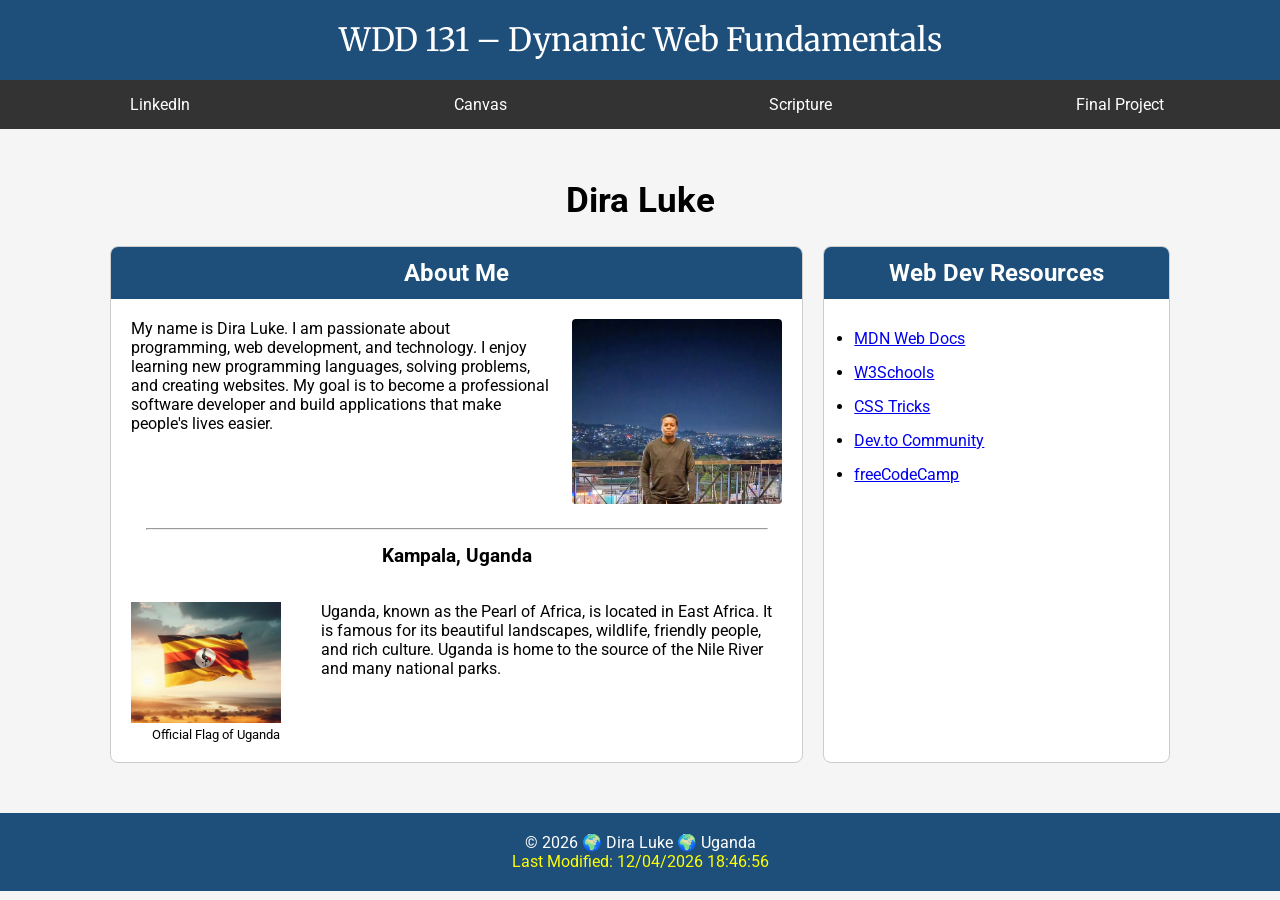
<file: index.html>
<!DOCTYPE html>
<html lang="en">
<head>
    <meta charset="UTF-8">
    <meta name="viewport" content="width=device-width, initial-scale=1.0">

    <title>WDD 131 – Dynamic Web Fundamentals – Dira Luke</title>

    <meta name="description" content="WDD 131 – Dynamic Web Fundamentals. Dira Luke. HTML, CSS, JavaScript, Web Development, Portfolio.">

    <meta name="author" content="Dira Luke">

    <!-- Google Fonts -->
    <link rel="preconnect" href="https://fonts.googleapis.com">
    <link rel="preconnect" href="https://fonts.gstatic.com" crossorigin>

    <link href="https://fonts.googleapis.com/css2?family=Merriweather:wght@700&family=Roboto:wght@400;700&display=swap" rel="stylesheet">

    <!-- CSS -->
    <link rel="stylesheet" href="styles/base.css">

    <!-- JavaScript -->
    <script src="scripts/getdates.js" defer></script>
    <script src="scripts/image-manifest.js" defer></script>
    <script src="scripts/fix-images.js" defer></script>
</head>

<body>

<header>

    <span id="course-title">
        WDD 131 – Dynamic Web Fundamentals
    </span>

    <nav>
        <a href="https://www.linkedin.com/" target="_blank">LinkedIn</a>

        <a href="https://byupw.instructure.com/" target="_blank">Canvas</a>

        <a href="https://www.churchofjesuschrist.org/study/scriptures/bofm/1-ne/3?lang=eng&id=p7#p7" target="_blank">
            Scripture
        </a>

        <a href="#">Final Project</a>
    </nav>

</header>

<main>

    <h1>Dira Luke</h1>

    <div class="cards">

        <!-- About Me Card -->

        <section class="card">

            <h2>About Me</h2>

            <div class="about">

                <div class="about-text">

                    <p>
                        My name is Dira Luke. I am passionate about programming,
                        web development, and technology. I enjoy learning new
                        programming languages, solving problems, and creating
                        websites. My goal is to become a professional software
                        developer and build applications that make people's lives
                        easier.
                    </p>

                </div>

                <div class="about-image">

                    <img src="images/profile.webp"
                        alt="Portrait of Dira Luke">

                </div>

            </div>

            <hr>

            <h3>Kampala, Uganda</h3>

            <div class="country">

                <div>

                    <img src="images/uganda-flag.webp"
                        alt="Official Flag of Uganda">

                    <p class="caption">
                        Official Flag of Uganda
                    </p>

                </div>

                <p>
                    Uganda, known as the Pearl of Africa, is located in East
                    Africa. It is famous for its beautiful landscapes, wildlife,
                    friendly people, and rich culture. Uganda is home to the
                    source of the Nile River and many national parks.
                </p>

            </div>

        </section>

        <!-- Resources Card -->

        <section class="card">

            <h2>Web Dev Resources</h2>

            <ul>

                <li>
                    <a href="https://developer.mozilla.org/" target="_blank">
                        MDN Web Docs
                    </a>
                </li>

                <li>
                    <a href="https://www.w3schools.com/" target="_blank">
                        W3Schools
                    </a>
                </li>

                <li>
                    <a href="https://css-tricks.com/" target="_blank">
                        CSS Tricks
                    </a>
                </li>

                <li>
                    <a href="https://dev.to/" target="_blank">
                        Dev.to Community
                    </a>
                </li>

                <li>
                    <a href="https://www.freecodecamp.org/" target="_blank">
                        freeCodeCamp
                    </a>
                </li>

            </ul>

        </section>

    </div>

</main>

<footer>

   <p>
    &copy;
    <span id="currentyear"></span>
    🌍 Dira Luke 🌍 Uganda
</p>
    <p id="lastModified"></p>

</footer>

</body>
</html>
</file>
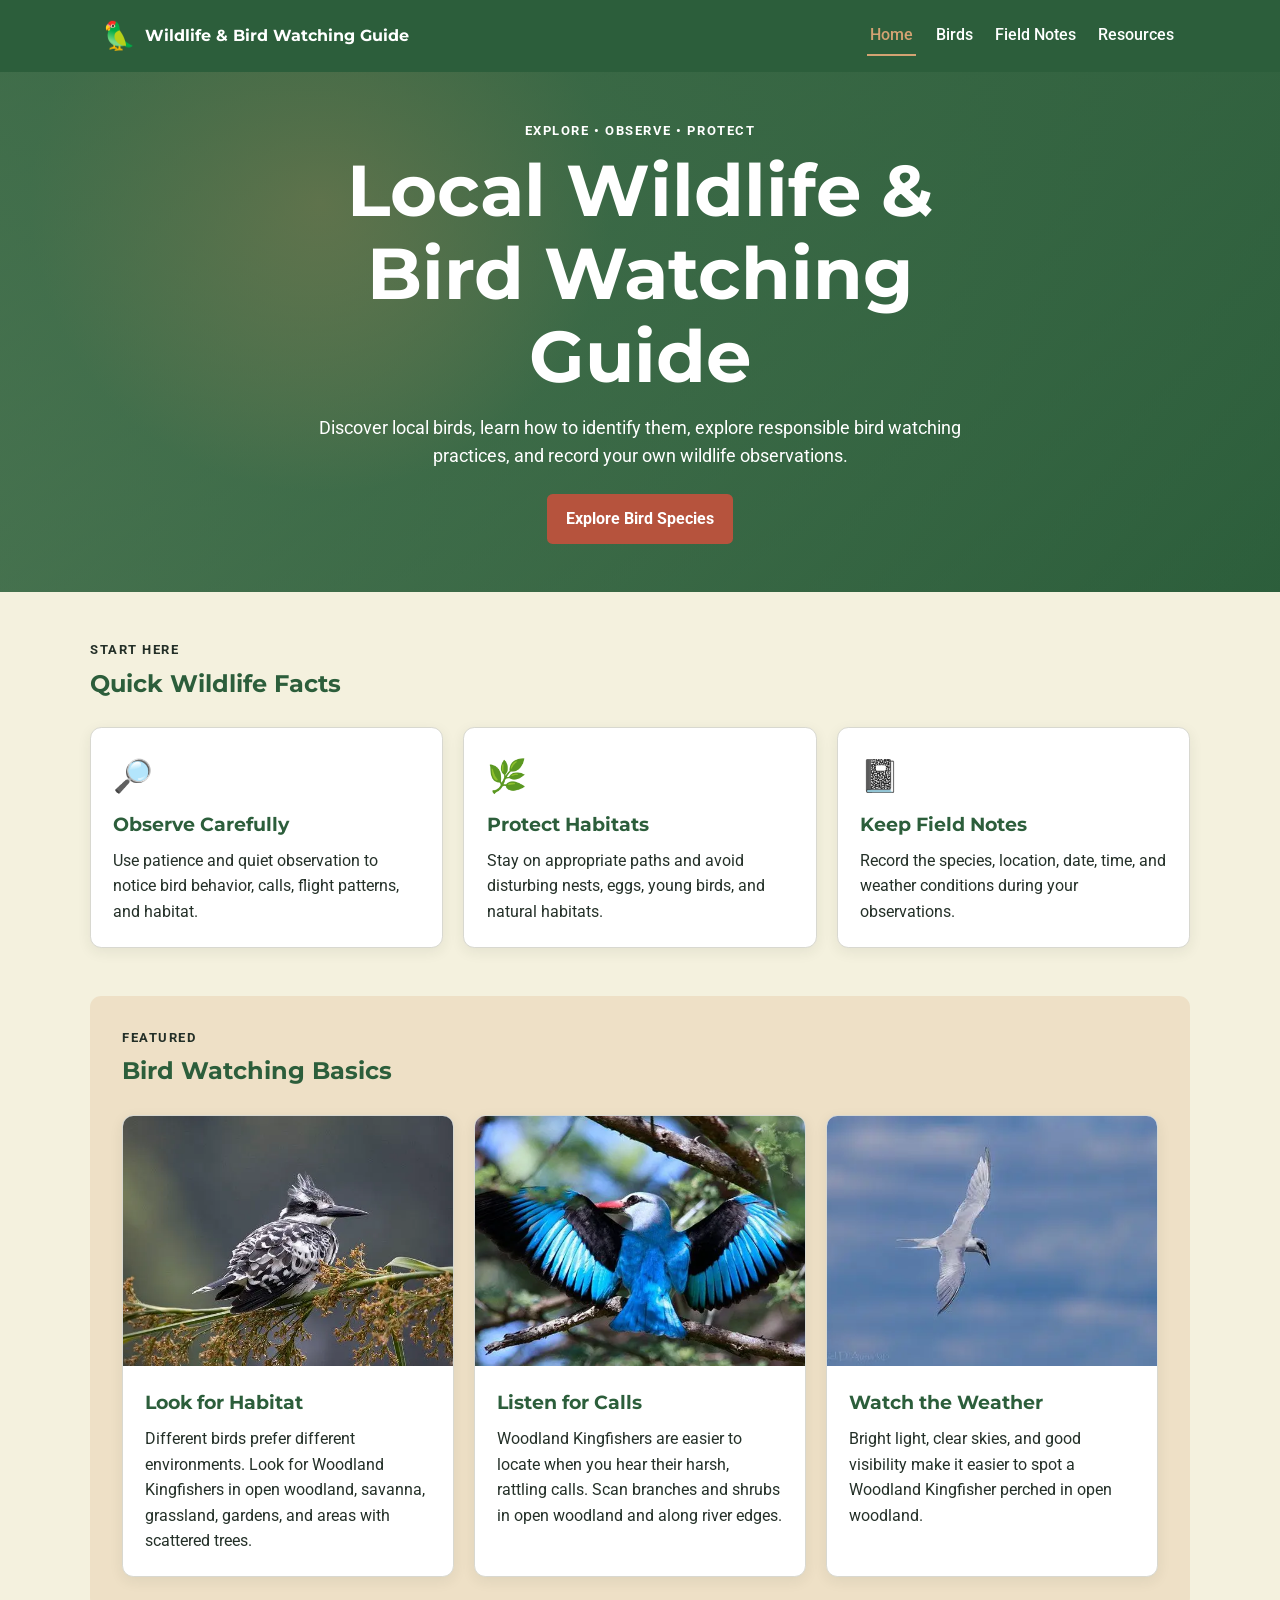
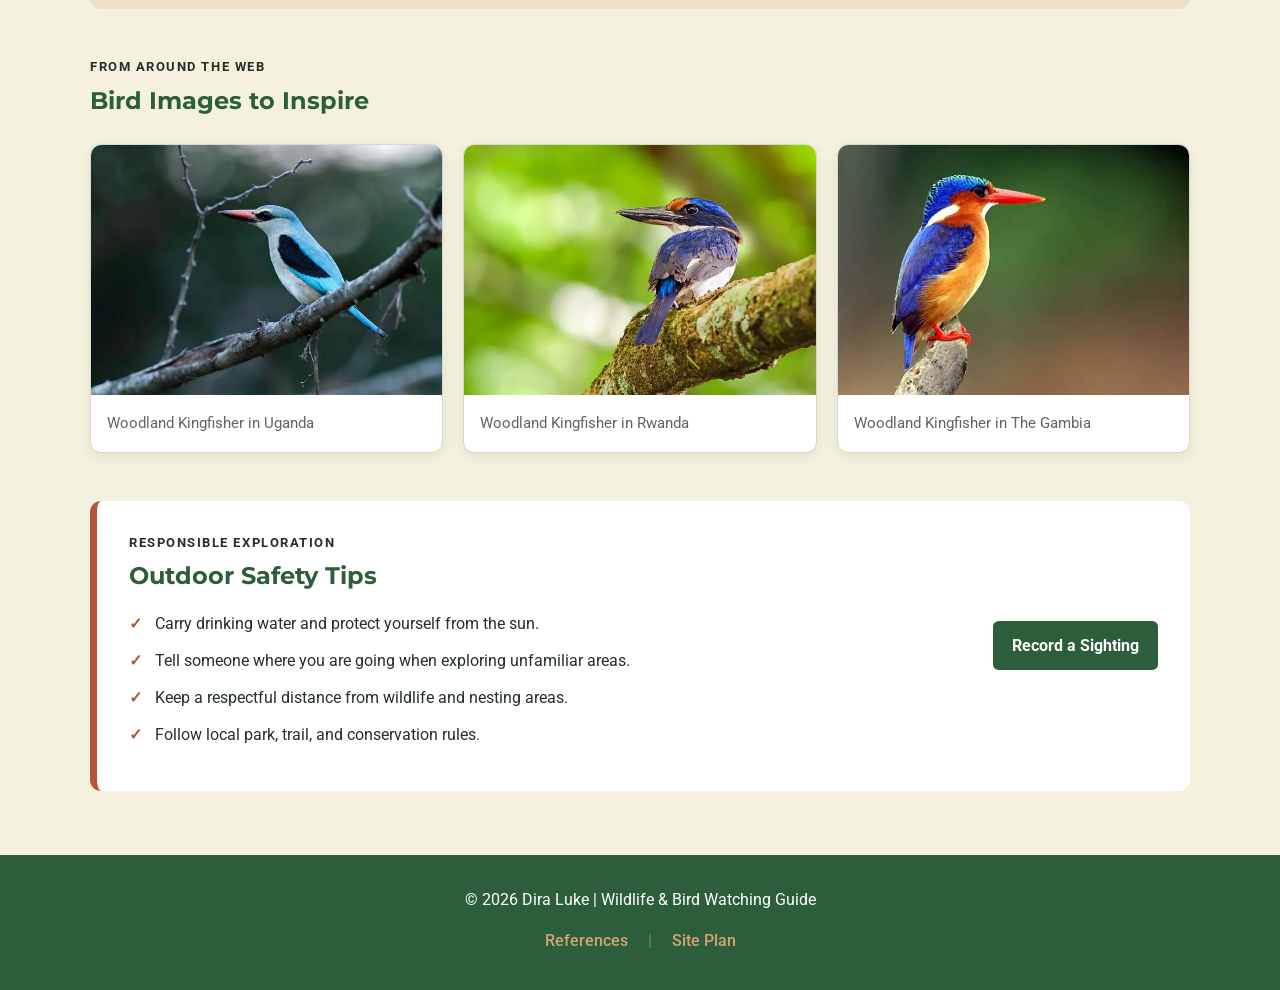
<file: project/index.html>
<!DOCTYPE html>
<html lang="en">
<head>
    <meta charset="UTF-8">
    <meta name="viewport" content="width=device-width, initial-scale=1.0">
    <meta name="description" content="Local Wildlife and Bird Watching Guide for learning about birds, wildlife, safety, field notes, and bird watching resources.">
    <meta name="author" content="Dira Luke">
    <title>Wildlife & Bird Watching Guide | Home</title>

    <link rel="preconnect" href="https://fonts.googleapis.com">
    <link rel="preconnect" href="https://fonts.gstatic.com" crossorigin>
    <link href="https://fonts.googleapis.com/css2?family=Montserrat:wght@600;700&family=Roboto:wght@400;500;700&display=swap" rel="stylesheet">

    <link rel="stylesheet" href="styles/project.css">
    <script src="scripts/project.js" defer></script>
</head>
<body>

<header class="site-header">
    <a class="brand" href="index.html">
        <span class="brand-mark" aria-hidden="true">🦜</span>
        <span>Wildlife & Bird Watching Guide</span>
    </a>

    <button class="menu-button" type="button" aria-label="Open navigation menu" aria-expanded="false">
        ☰
    </button>

    <nav class="main-nav" aria-label="Main navigation">
        <a class="active" href="index.html">Home</a>
        <a href="birds.html">Birds</a>
        <a href="field-notes.html">Field Notes</a>
        <a href="resources.html">Resources</a>
    </nav>
</header>

<main>
    <!-- HERO -->
    <section class="hero">
        <div class="hero-content">
            <p class="eyebrow">Explore • Observe • Protect</p>
            <h1>Local Wildlife & Bird Watching Guide</h1>
            <p>Discover local birds, learn how to identify them, explore responsible bird watching practices, and record your own wildlife observations.</p>
            <a class="button" href="birds.html">Explore Bird Species</a>
        </div>
    </section>

    <!-- QUICK FACTS -->
    <section class="section">
        <div class="section-heading">
            <p class="eyebrow">Start Here</p>
            <h2>Quick Wildlife Facts</h2>
        </div>

        <div class="fact-grid">
            <article class="card fact-card">
                <span class="card-icon" aria-hidden="true">🔎</span>
                <h3>Observe Carefully</h3>
                <p>Use patience and quiet observation to notice bird behavior, calls, flight patterns, and habitat.</p>
            </article>

            <article class="card fact-card">
                <span class="card-icon" aria-hidden="true">🌿</span>
                <h3>Protect Habitats</h3>
                <p>Stay on appropriate paths and avoid disturbing nests, eggs, young birds, and natural habitats.</p>
            </article>

            <article class="card fact-card">
                <span class="card-icon" aria-hidden="true">📓</span>
                <h3>Keep Field Notes</h3>
                <p>Record the species, location, date, time, and weather conditions during your observations.</p>
            </article>
        </div>
    </section>

    <!-- FEATURED SECTION -->
    <section class="section tinted">
        <div class="section-heading">
            <p class="eyebrow">Featured</p>
            <h2>Bird Watching Basics</h2>
        </div>

        <div class="feature-grid">
            <article class="card">
                <figure class="bird-art bird-image" data-bird="1">
                    <img loading="lazy" decoding="async" src="images/woodland-kingfisher-entebbe.webp" alt="Woodland Kingfisher perched in open woodland in Murchison Falls National Park, Uganda">
                </figure>
                <div class="card-body">
                    <h3>Look for Habitat</h3>
                    <p>Different birds prefer different environments. Look for Woodland Kingfishers in open woodland, savanna, grassland, gardens, and areas with scattered trees.</p>
                </div>
            </article>

            <article class="card">
                <figure class="bird-art bird-image" data-bird="2">
                    <img loading="lazy" decoding="async" src="images/bird-2.webp" alt="Woodland Kingfisher calling from a branch in Akagera National Park, Rwanda">
                </figure>
                <div class="card-body">
                    <h3>Listen for Calls</h3>
                    <p>Woodland Kingfishers are easier to locate when you hear their harsh, rattling calls. Scan branches and shrubs in open woodland and along river edges.</p>
                </div>
            </article>

            <article class="card">
                <figure class="bird-art bird-image" data-bird="3">
                    <img loading="lazy" decoding="async" src="images/woodland-kingfisher-weather.webp" alt="Woodland Kingfisher perched in open woodland under a clear sky">
                </figure>
                <div class="card-body">
                    <h3>Watch the Weather</h3>
                    <p>Bright light, clear skies, and good visibility make it easier to spot a Woodland Kingfisher perched in open woodland.</p>
                </div>
            </article>
        </div>
    </section>

    <!-- PHOTO GALLERY -->
    <section class="section gallery-section">
        <div class="section-heading">
            <p class="eyebrow">From Around the Web</p>
            <h2>Bird Images to Inspire</h2>
        </div>

        <div class="gallery-grid">
            <figure class="gallery-card">
                <img loading="lazy" decoding="async" src="images/bird-1.webp" alt="Woodland Kingfisher perched on a branch in Entebbe, Uganda">
                <figcaption>Woodland Kingfisher in Uganda</figcaption>
            </figure>

            <figure class="gallery-card">
                <img loading="lazy" decoding="async" src="images/bird-3.webp" alt="Woodland Kingfisher perched in its natural habitat in Akagera National Park, Rwanda">
                <figcaption>Woodland Kingfisher in Rwanda</figcaption>
            </figure>

            <figure class="gallery-card">
                <img loading="lazy" decoding="async" src="images/bird-4.webp" alt="Woodland Kingfisher in a natural woodland habitat in Kotu, The Gambia">
                <figcaption>Woodland Kingfisher in The Gambia</figcaption>
            </figure>
        </div>
    </section>

    <!-- SAFETY -->
    <section class="section safety-section">
        <div>
            <p class="eyebrow">Responsible Exploration</p>
            <h2>Outdoor Safety Tips</h2>
            <ul class="check-list">
                <li>Carry drinking water and protect yourself from the sun.</li>
                <li>Tell someone where you are going when exploring unfamiliar areas.</li>
                <li>Keep a respectful distance from wildlife and nesting areas.</li>
                <li>Follow local park, trail, and conservation rules.</li>
            </ul>
        </div>
        <a class="button secondary-button" href="field-notes.html">Record a Sighting</a>
    </section>
</main>

<footer class="site-footer">
    <p>&copy; 2026 Dira Luke | Wildlife & Bird Watching Guide</p>
     <div class="footer-links">
        <a href="references.html">References</a>
        <span class="footer-divider">|</span>
        <a href="siteplan.html">Site Plan</a>
    </div>
</footer>

</body>
</html>
</file>
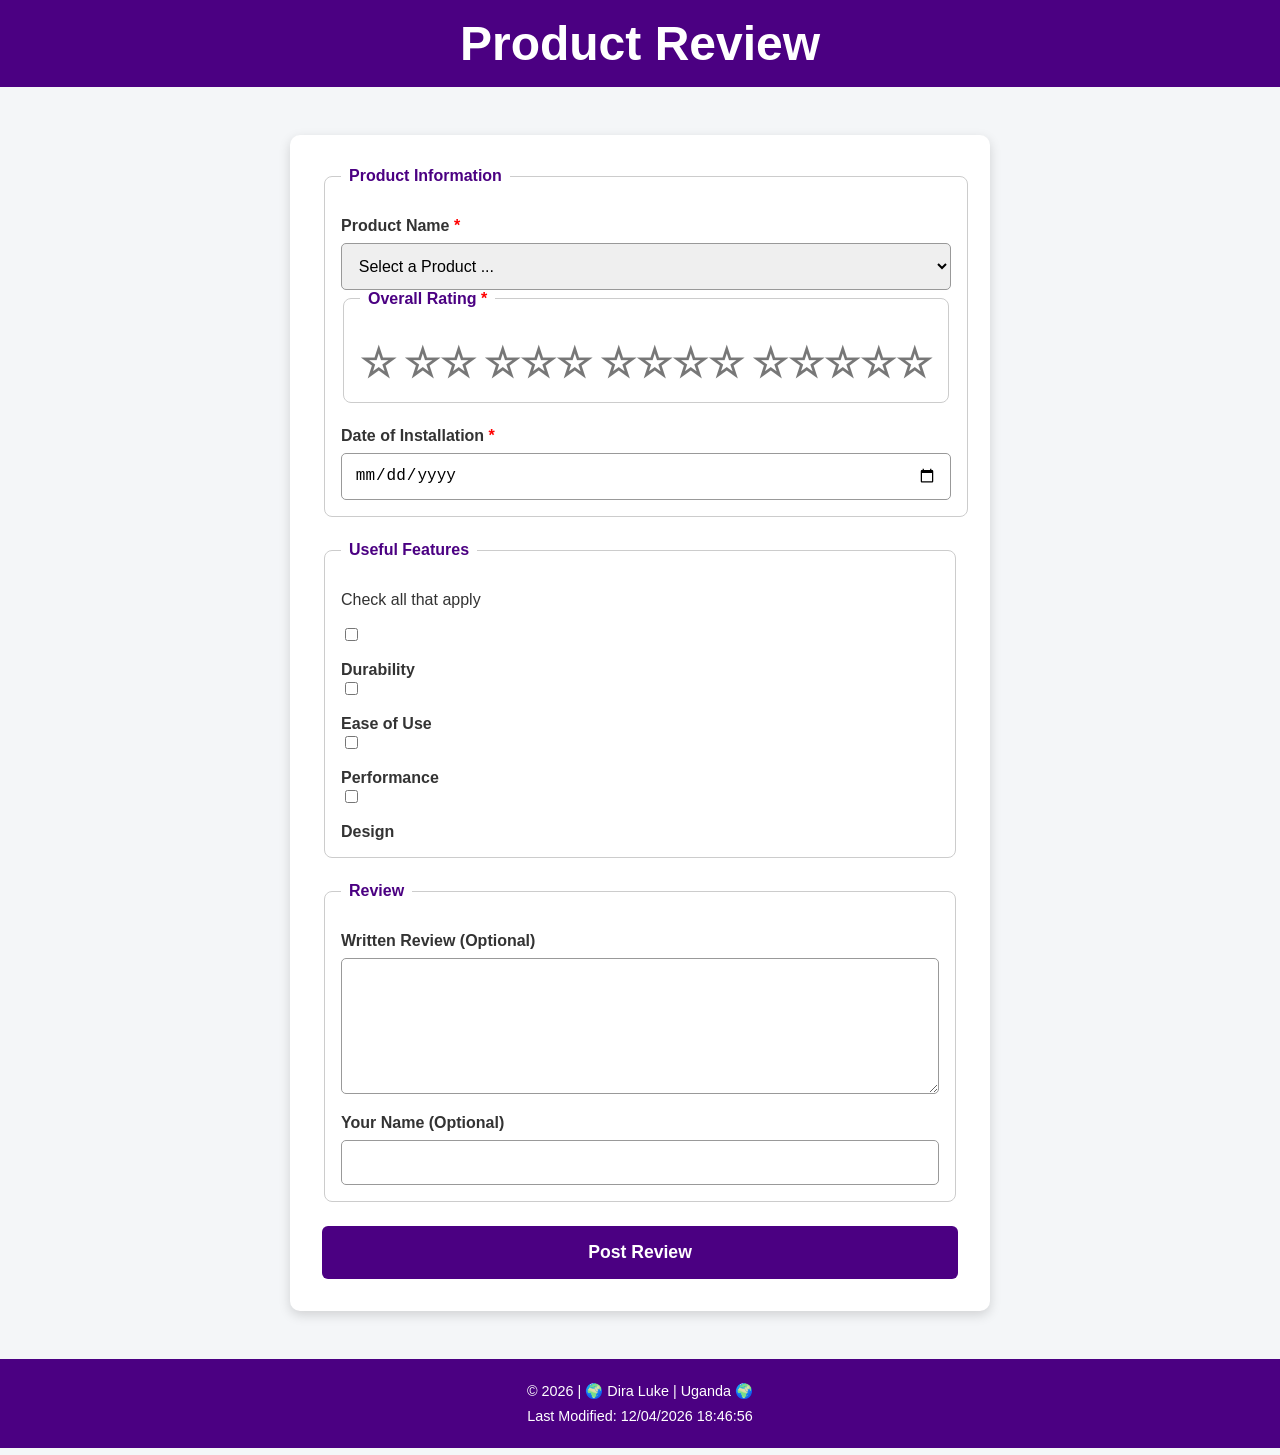
<file: form.html>
<!DOCTYPE html>
<html lang="en">

<head>

<meta charset="UTF-8">

<meta name="viewport" content="width=device-width, initial-scale=1.0">

<meta name="description" content="Product Review Form for WDD 131 Dynamic Web Fundamentals. Submit product ratings, features, and feedback.">

<meta name="author" content="Dira Luke">


<title>Product Review Form - WDD 131</title>


<link rel="stylesheet" href="styles/form.css">

<script src="scripts/form.js" defer></script>


</head>


<body>


<header>

<h1> Product Review </h1>

</header>



<main>


<form action="review.html" method="get">


<fieldset>

<legend>Product Information</legend>


<label for="product">
Product Name <span class="required">*</span>
</label>


<select id="product" name="product" required>

<option value="" selected disabled>
Select a Product ...
</option>

</select>




<fieldset>


<legend>
Overall Rating <span class="required">*</span>
</legend>



<div class="rating">



<input 
type="radio"
id="rating1"
name="rating"
value="1"
required>

<label for="rating1">
☆
</label>




<input 
type="radio"
id="rating2"
name="rating"
value="2"
required>

<label for="rating2">
☆☆
</label>




<input 
type="radio"
id="rating3"
name="rating"
value="3"
required>

<label for="rating3">
☆☆☆
</label>




<input 
type="radio"
id="rating4"
name="rating"
value="4"
required>

<label for="rating4">
☆☆☆☆
</label>




<input 
type="radio"
id="rating5"
name="rating"
value="5"
required>

<label for="rating5">
☆☆☆☆☆
</label>



</div>


</fieldset>





<label for="installDate">

Date of Installation <span class="required">*</span>

</label>



<input 
type="date"
id="installDate"
name="installDate"
required>



</fieldset>





<fieldset>


<legend>Useful Features</legend>


<p>Check all that apply</p>



<input 
type="checkbox"
id="durability"
name="features"
value="Durability">

<label for="durability">
Durability
</label>





<input 
type="checkbox"
id="ease"
name="features"
value="Ease of Use">


<label for="ease">
Ease of Use
</label>





<input 
type="checkbox"
id="performance"
name="features"
value="Performance">


<label for="performance">
Performance
</label>





<input 
type="checkbox"
id="design"
name="features"
value="Design">


<label for="design">
Design
</label>




</fieldset>





<fieldset>


<legend>Review</legend>



<label for="review">

Written Review (Optional)

</label>



<textarea 
id="review"
name="review"
rows="6"></textarea>





<label for="username">

Your Name (Optional)

</label>


<input 
type="text"
id="username"
name="username">



</fieldset>





<input 
class="submit-btn"
type="submit"
value="Post Review">


</form>


</main>





<footer>


<p>
&copy; <span id="currentyear"></span> |
🌍 Dira Luke | Uganda 🌍
</p>


<p id="lastModified"></p>


</footer>



</body>

</html>
</file>
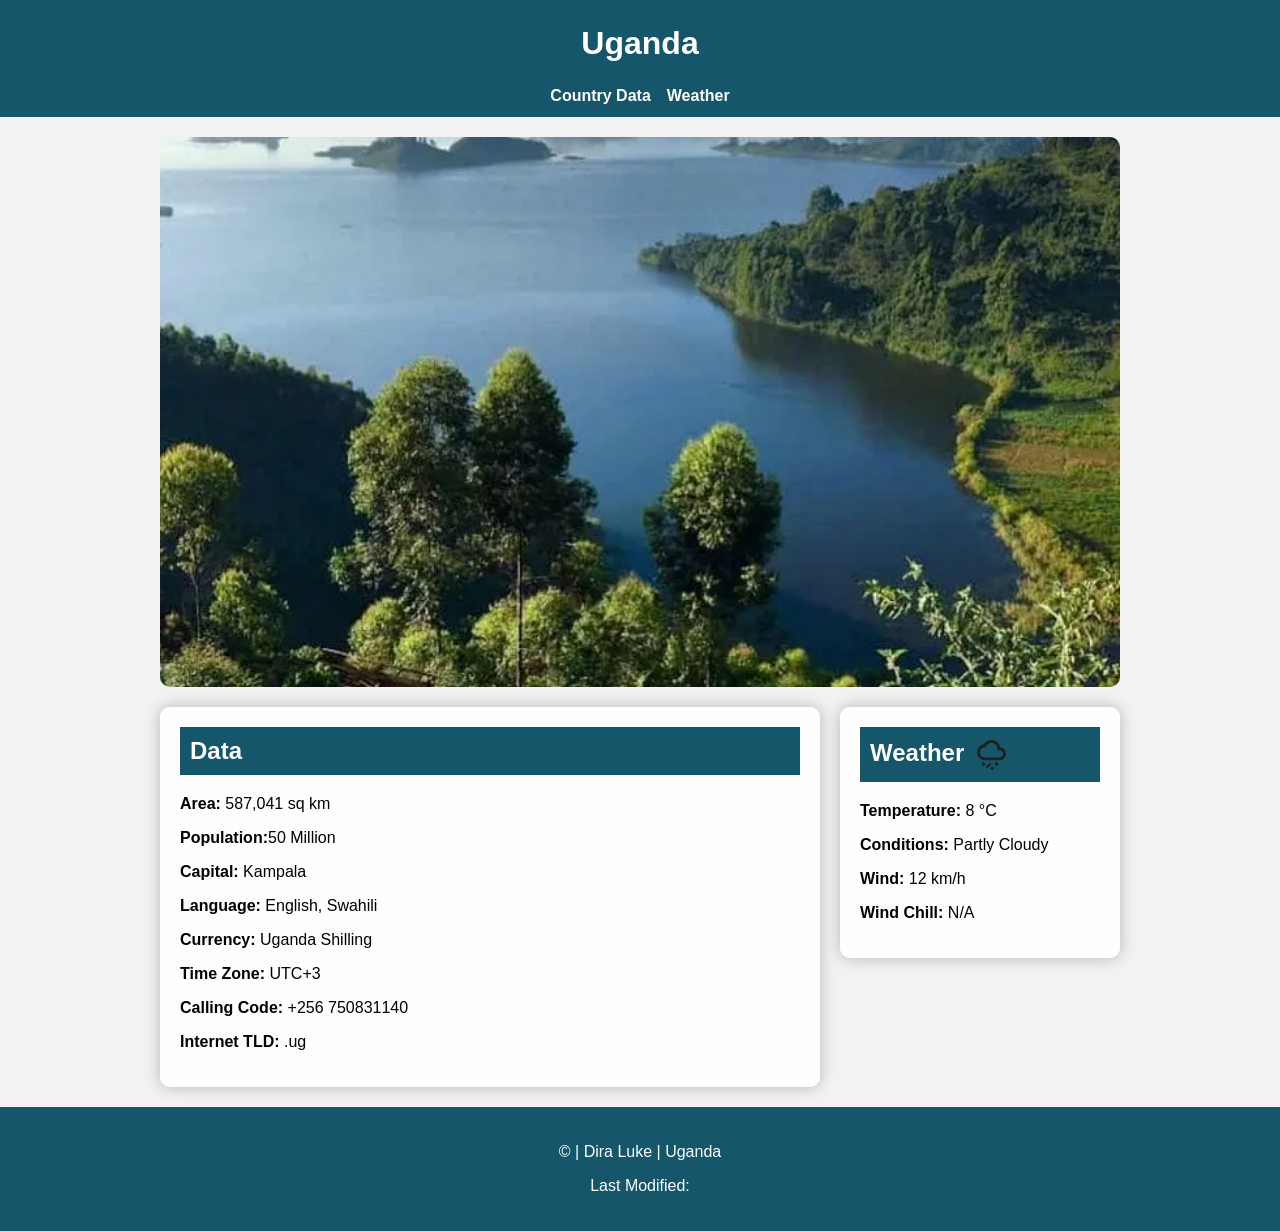
<file: place.html>
<!DOCTYPE html>
<html lang="en">

<head>
    <meta charset="UTF-8">
    <meta name="viewport" content="width=device-width, initial-scale=1.0">

    <title>Uganda Country Page</title>

    <meta name="description" content="Explore Uganda, the Pearl of Africa, including its location, population, capital city, culture, and weather information.">

    <meta name="author" content="Dira Luke">

    <link rel="stylesheet" href="styles/place.css">
    <script src="scripts/place.js" defer></script>
</head>

<body>

<header>
    <h1>Uganda</h1>
    <nav aria-label="Page navigation">
        <a href="#data">Country Data</a>
        <a href="#weather">Weather</a>
    </nav>
</header>


<main class="page-grid">

    <picture class="hero-image-wrapper">
        <source media="(max-width: 768px)" srcset="images/uganda.webp 768w" sizes="100vw">
        <source media="(min-width: 769px)" srcset="images/uganda.webp 1200w" sizes="1000px">
        <img
            class="country-image"
            src="images/uganda.webp"
            srcset="images/uganda.webp 768w, images/uganda.webp 1200w"
            sizes="(max-width: 768px) 100vw, 1000px"
            alt="Beautiful landscape of Uganda">
    </picture>

    <section class="data" id="data">
        <h2>Data</h2>

        <p><strong>Area:</strong> 587,041 sq km</p>
        <p><strong>Population:</strong>50 Million</p>
        <p><strong>Capital:</strong> Kampala</p>
        <p><strong>Language:</strong> English, Swahili</p>
        <p><strong>Currency:</strong> Uganda Shilling</p>
        <p><strong>Time Zone:</strong> UTC+3</p>
        <p><strong>Calling Code:</strong> +256 750831140</p>
        <p><strong>Internet TLD:</strong> .ug</p>

    </section>


    <section class="weather" id="weather">

        <h2 class="weather-heading">Weather</h2>

        <img
            class="weather-icon"
            src="images/weather.svg"
            alt="Partly cloudy weather icon">

        <p><strong>Temperature:</strong> 8 °C</p>
        <p><strong>Conditions:</strong> Partly Cloudy</p>
        <p><strong>Wind:</strong> 12 km/h</p>
        <p>
            <strong>Wind Chill:</strong>
            <span id="windChill">N/A</span>
        </p>

    </section>


</main>


<footer>

    <p>&copy; <span id="currentyear"></span> | Dira Luke | Uganda</p>

    <p>
        Last Modified:
        <span id="lastModified"></span>
    </p>

</footer>

</body>
</html>
</file>
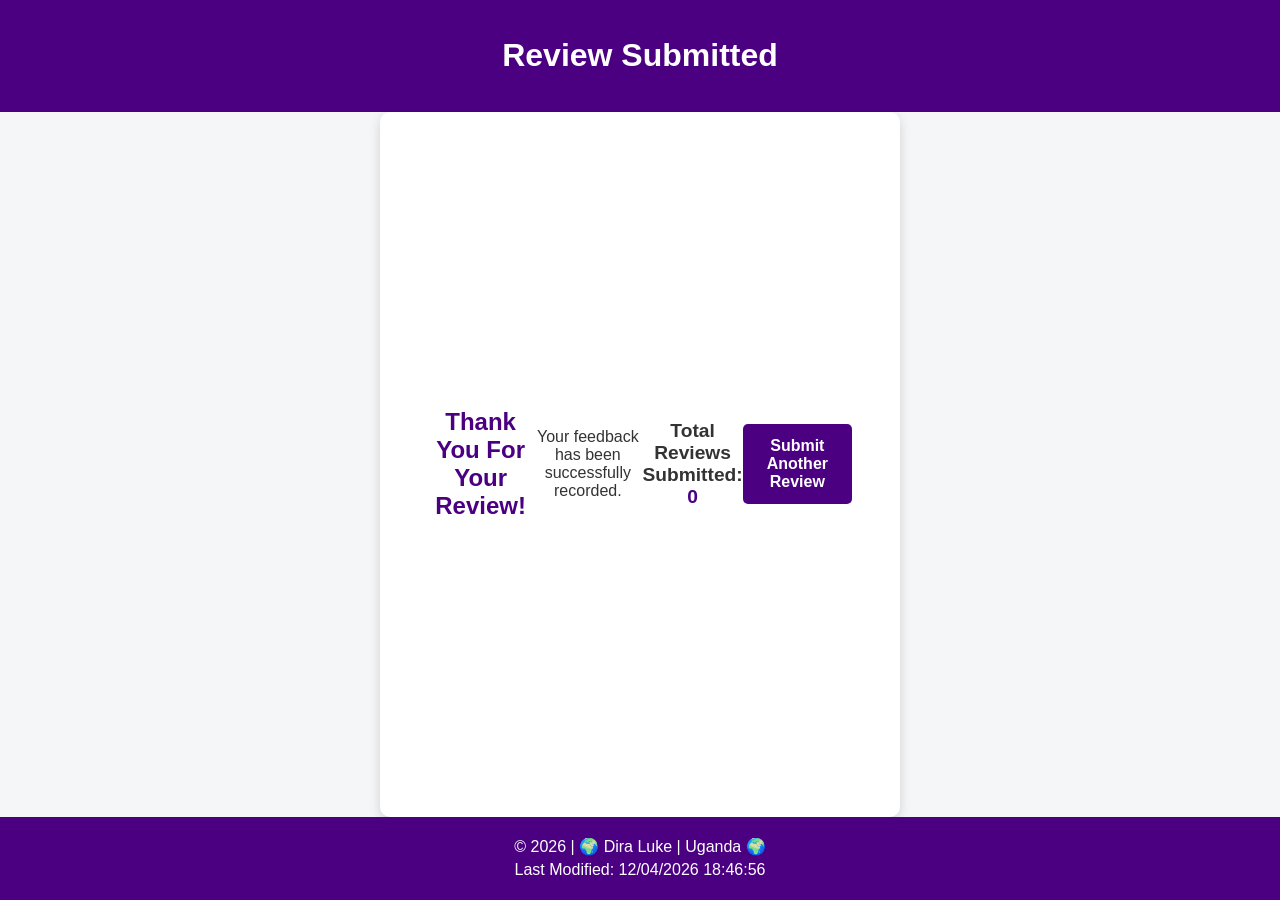
<file: review.html>
<!DOCTYPE html>
<html lang="en">

<head>
    <meta charset="UTF-8">
    <meta name="viewport" content="width=device-width, initial-scale=1.0">

    <meta name="description" content="Review Confirmation Page - WDD 131">
    <meta name="author" content="Dira Luke">

    <title>Review Submitted - WDD 131</title>

    <link rel="stylesheet" href="styles/review.css">
    <script src="scripts/review.js" defer></script>

</head>


<body>


<header>

<h1>Review Submitted</h1>

</header>



<main class="confirmation-container">


<h2>Thank You For Your Review!</h2>


<p>
Your feedback has been successfully recorded.
</p>


<p class="counter-display">
Total Reviews Submitted:
<span id="counter">0</span>
</p>


<a href="form.html" class="button">
Submit Another Review
</a>


</main>



<footer>

<p>
&copy; <span id="currentyear"></span> |
🌍 Dira Luke | Uganda 🌍
</p>


<p id="lastModified"></p>


</footer>


</body>

</html>
</file>
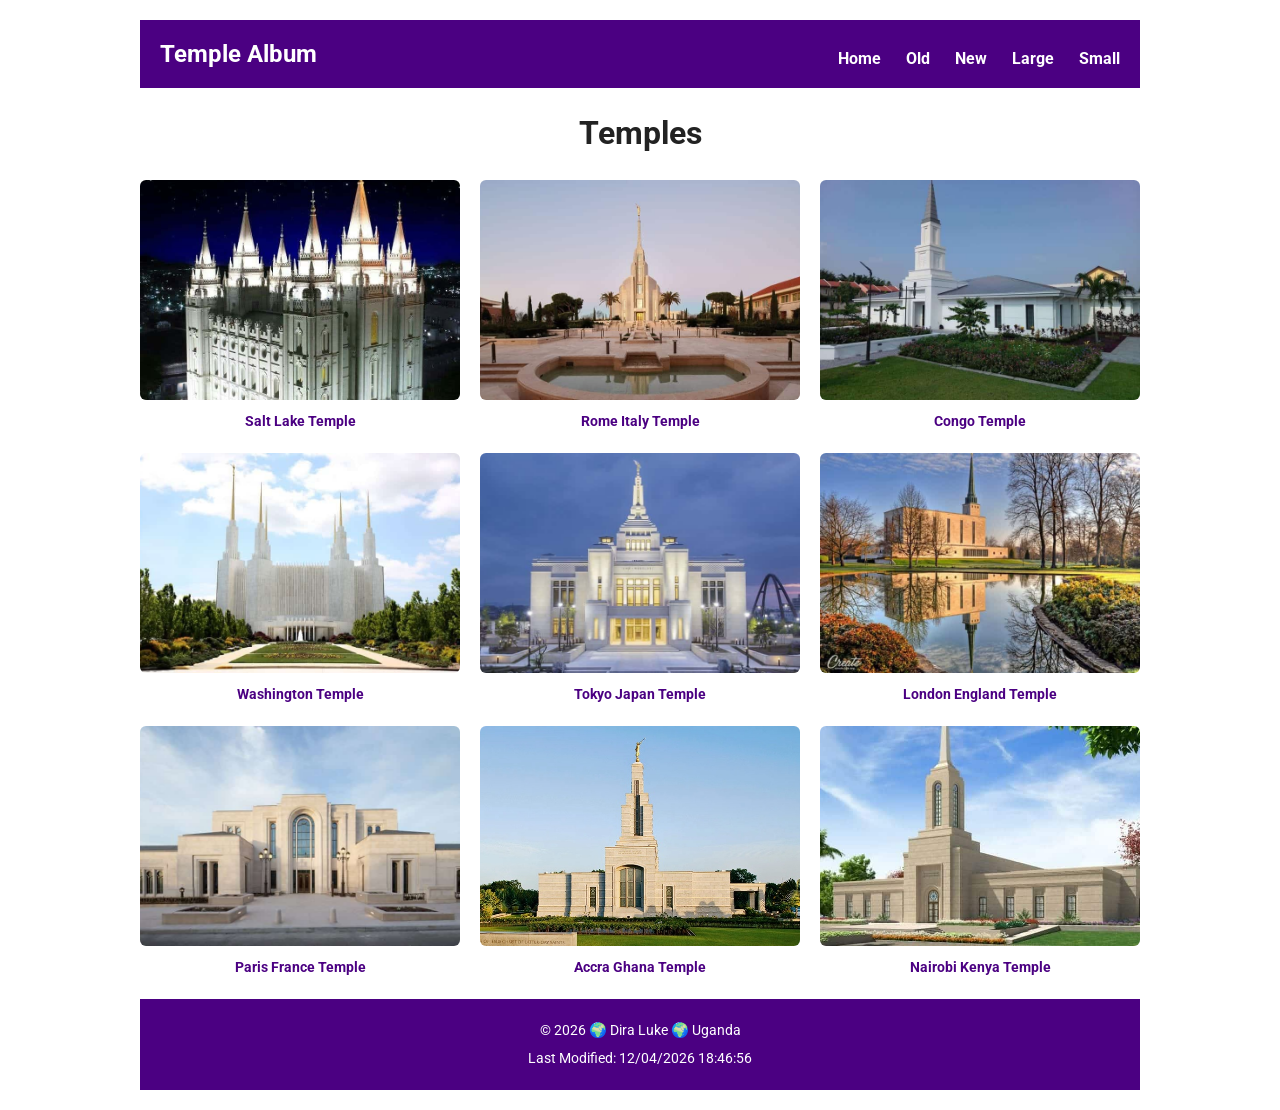
<file: temples.html>
<!DOCTYPE html>
<html lang="en">
<head>
    <meta charset="UTF-8">
    <meta name="viewport" content="width=device-width, initial-scale=1.0">

    <title>Temple Album | WDD 131</title>

    <meta name="description" content="A responsive temple album displaying temples from around the world.">
    <meta name="author" content="Dira Luke">

    <!-- Google Fonts -->
    <link rel="preconnect" href="https://fonts.googleapis.com">
    <link rel="preconnect" href="https://fonts.gstatic.com" crossorigin>
    <link href="https://fonts.googleapis.com/css2?family=Roboto:wght@400;700&display=swap" rel="stylesheet">

    <!-- CSS -->
    <link rel="stylesheet" href="styles/temples.css">
    <link rel="stylesheet" href="styles/temples-large.css" media="(min-width: 38rem)">

    <!-- JavaScript -->
    <script src="scripts/temples.js" defer></script>
    <script src="scripts/image-manifest.js" defer></script>
    <script src="scripts/fix-images.js" defer></script>
</head>

<body>

<header>
    <h2>Temple Album</h2>

    <button id="menuButton"
            type="button"
            aria-label="Toggle Navigation Menu"
            aria-expanded="false">
        ☰
    </button>

    <nav id="navigation" aria-label="Main Navigation">
        <a href="index.html">Home</a>
        <a href="#">Old</a>
        <a href="#">New</a>
        <a href="#">Large</a>
        <a href="#">Small</a>
    </nav>
</header>

<main>

    <h1>Temples</h1>

    <section class="gallery">

        <figure>
            <img src="images/salt-lake-temple.jpg"
                 alt="Salt Lake Temple"
                 loading="lazy"
                 width="400"
                 height="250">
            <figcaption>Salt Lake Temple</figcaption>
        </figure>

        <figure>
            <img src="images/rome-italy-temple.jpg"
                 alt="Rome Italy Temple"
                 loading="lazy"
                 width="400"
                 height="250">
            <figcaption>Rome Italy Temple</figcaption>
        </figure>

        <figure>
            <img src="images/congo-temple.jpg"
                 alt="Congo Temple"
                 loading="lazy"
                 width="400"
                 height="250">
            <figcaption>Congo Temple</figcaption>
        </figure>

        <figure>
            <img src="images/washington-dc-temple.jpg"
                 alt="Washington Temple"
                 loading="lazy"
                 width="400"
                 height="250">
            <figcaption>Washington Temple</figcaption>
        </figure>

        <figure>
            <img src="images/tokyo-japan-temple.jpg"
                 alt="Tokyo Japan Temple"
                 loading="lazy"
                 width="400"
                 height="250">
            <figcaption>Tokyo Japan Temple</figcaption>
        </figure>

        <figure>
            <img src="images/london-england-temple.jpg"
                 alt="London England Temple"
                 loading="lazy"
                 width="400"
                 height="250">
            <figcaption>London England Temple</figcaption>
        </figure>

        <figure>
            <img src="images/paris-france-temple.jpg"
                 alt="Paris France Temple"
                 loading="lazy"
                 width="400"
                 height="250">
            <figcaption>Paris France Temple</figcaption>
        </figure>

        <figure>
            <img src="images/accra-ghana-temple.jpg"
                 alt="Accra Ghana Temple"
                 loading="lazy"
                 width="400"
                 height="250">
            <figcaption>Accra Ghana Temple</figcaption>
        </figure>

        <figure>
            <img src="images/nairobi-kenya.jpg.jpg"
                 alt="Nairobi Kenya Temple"
                 loading="lazy"
                 width="400"
                 height="250">
            <figcaption>Nairobi Kenya Temple</figcaption>
        </figure>

    </section>

</main>

<footer>
    <p>&copy; <span id="year"></span> 🌍 Dira Luke 🌍 Uganda</p>
    <p>Last Modified: <span id="modified"></span></p>
</footer>

</body>
</html>
</file>
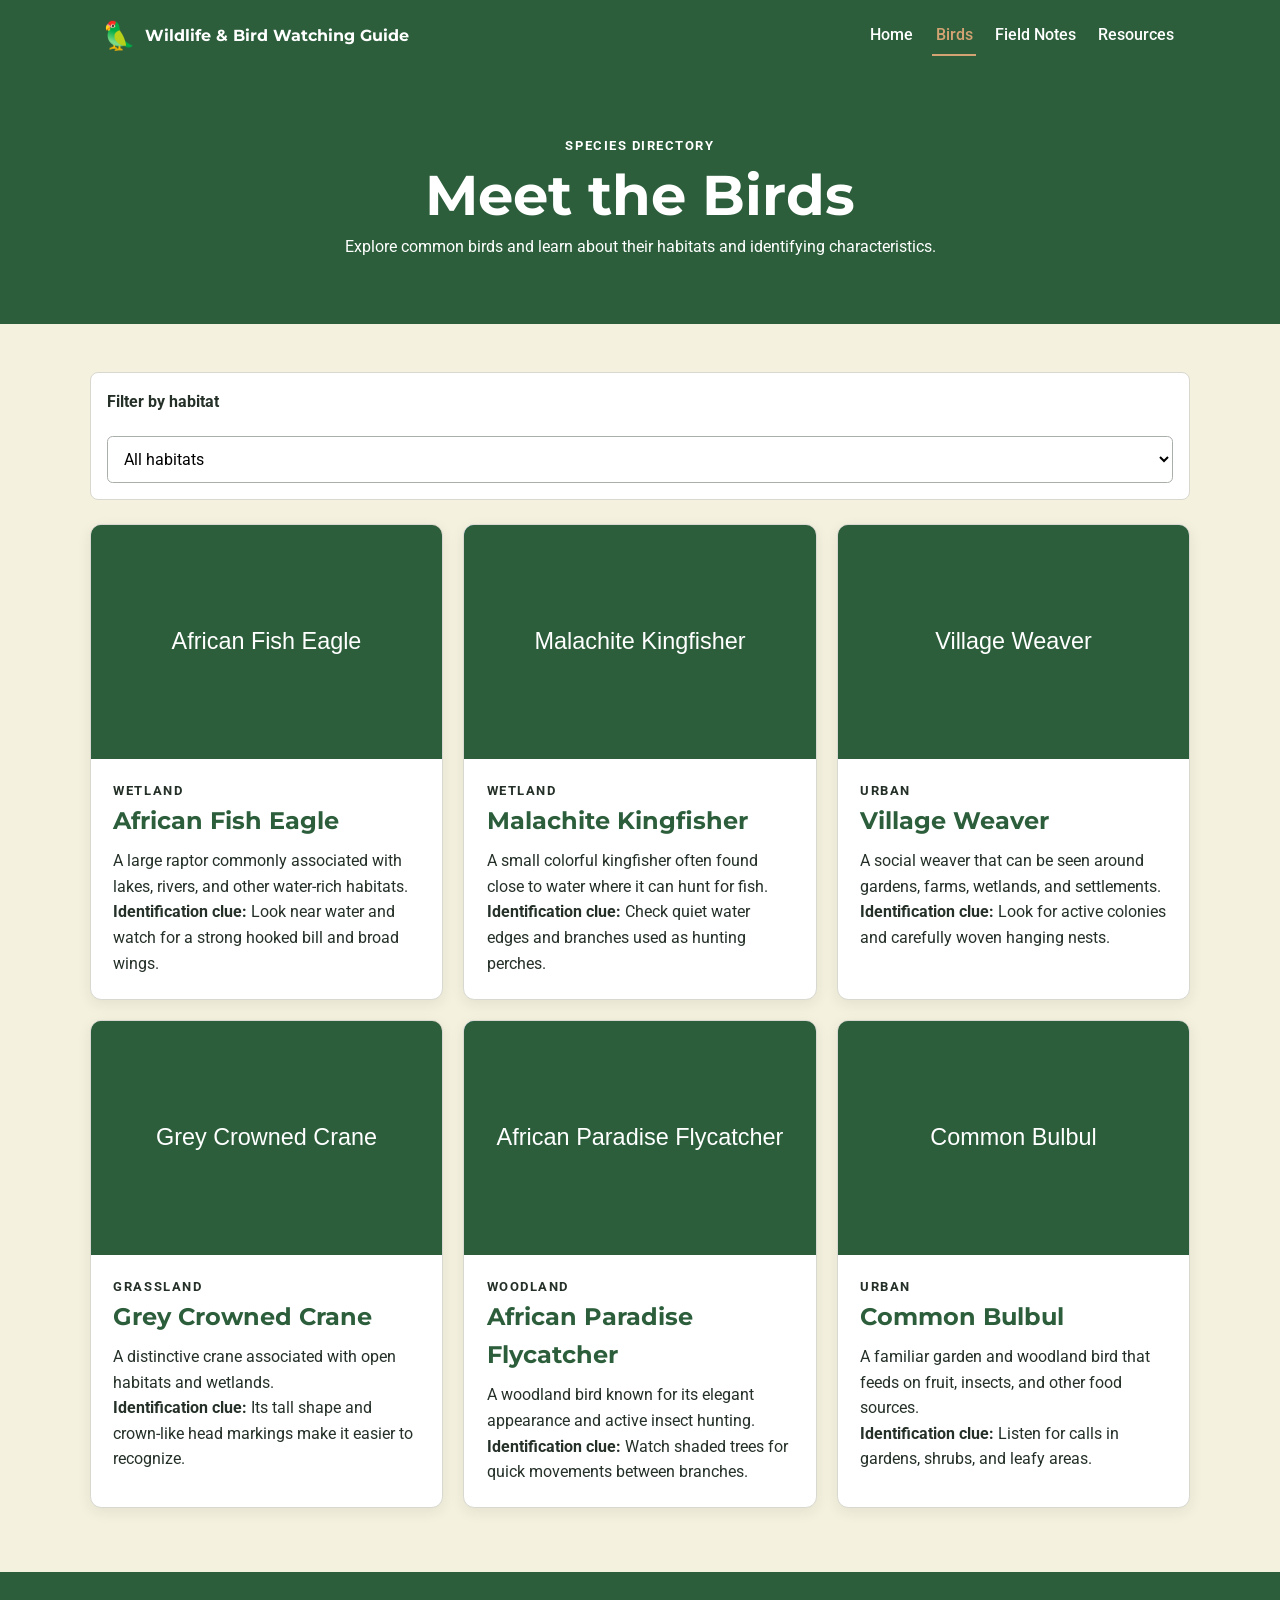
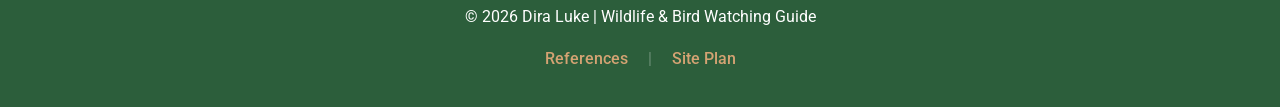
<file: project/birds.html>
<!DOCTYPE html>
<html lang="en">
<head>
    <meta charset="UTF-8">
    <meta name="viewport" content="width=device-width, initial-scale=1.0">
    <meta name="description" content="Browse a directory of common local birds and learn about their habitats and identification features.">
    <meta name="author" content="Dira Luke">
    <title>Bird Species Directory | Wildlife Guide</title>

    <link rel="preconnect" href="https://fonts.googleapis.com">
    <link rel="preconnect" href="https://fonts.gstatic.com" crossorigin>
    <link href="https://fonts.googleapis.com/css2?family=Montserrat:wght@600;700&family=Roboto:wght@400;500;700&display=swap" rel="stylesheet">
    <link rel="stylesheet" href="styles/project.css">
    <script src="scripts/project.js" defer></script>
</head>
<body>

<header class="site-header">
    <a class="brand" href="index.html">
        <span class="brand-mark" aria-hidden="true">🦜</span>
        <span>Wildlife & Bird Watching Guide</span>
    </a>

    <button class="menu-button" type="button" aria-label="Open navigation menu" aria-expanded="false">
        ☰
    </button>

    <nav class="main-nav" aria-label="Main navigation">
        <a href="index.html">Home</a>
        <a class="active" href="birds.html">Birds</a>
        <a href="field-notes.html">Field Notes</a>
        <a href="resources.html">Resources</a>
    </nav>
</header>

<main>
    <section class="page-banner">
        <p class="eyebrow">Species Directory</p>
        <h1>Meet the Birds</h1>
        <p>Explore common birds and learn about their habitats and identifying characteristics.</p>
    </section>

    <section class="section">
        <div class="filter-bar">
            <label for="habitat-filter">Filter by habitat</label>
            <select id="habitat-filter">
                <option value="all">All habitats</option>
                <option value="wetland">Wetland</option>
                <option value="woodland">Woodland</option>
                <option value="grassland">Grassland</option>
                <option value="urban">Urban & Garden</option>
            </select>
        </div>

        <div id="bird-directory" class="bird-grid" aria-live="polite"></div>
    </section>
</main>

<footer class="site-footer">
    <p>&copy; 2026 Dira Luke | Wildlife & Bird Watching Guide</p>
    <div class="footer-links">
        <a href="references.html">References</a>
        <span class="footer-divider">|</span>
        <a href="siteplan.html">Site Plan</a>
    </div>
</footer>

</body>
</html>
</file>
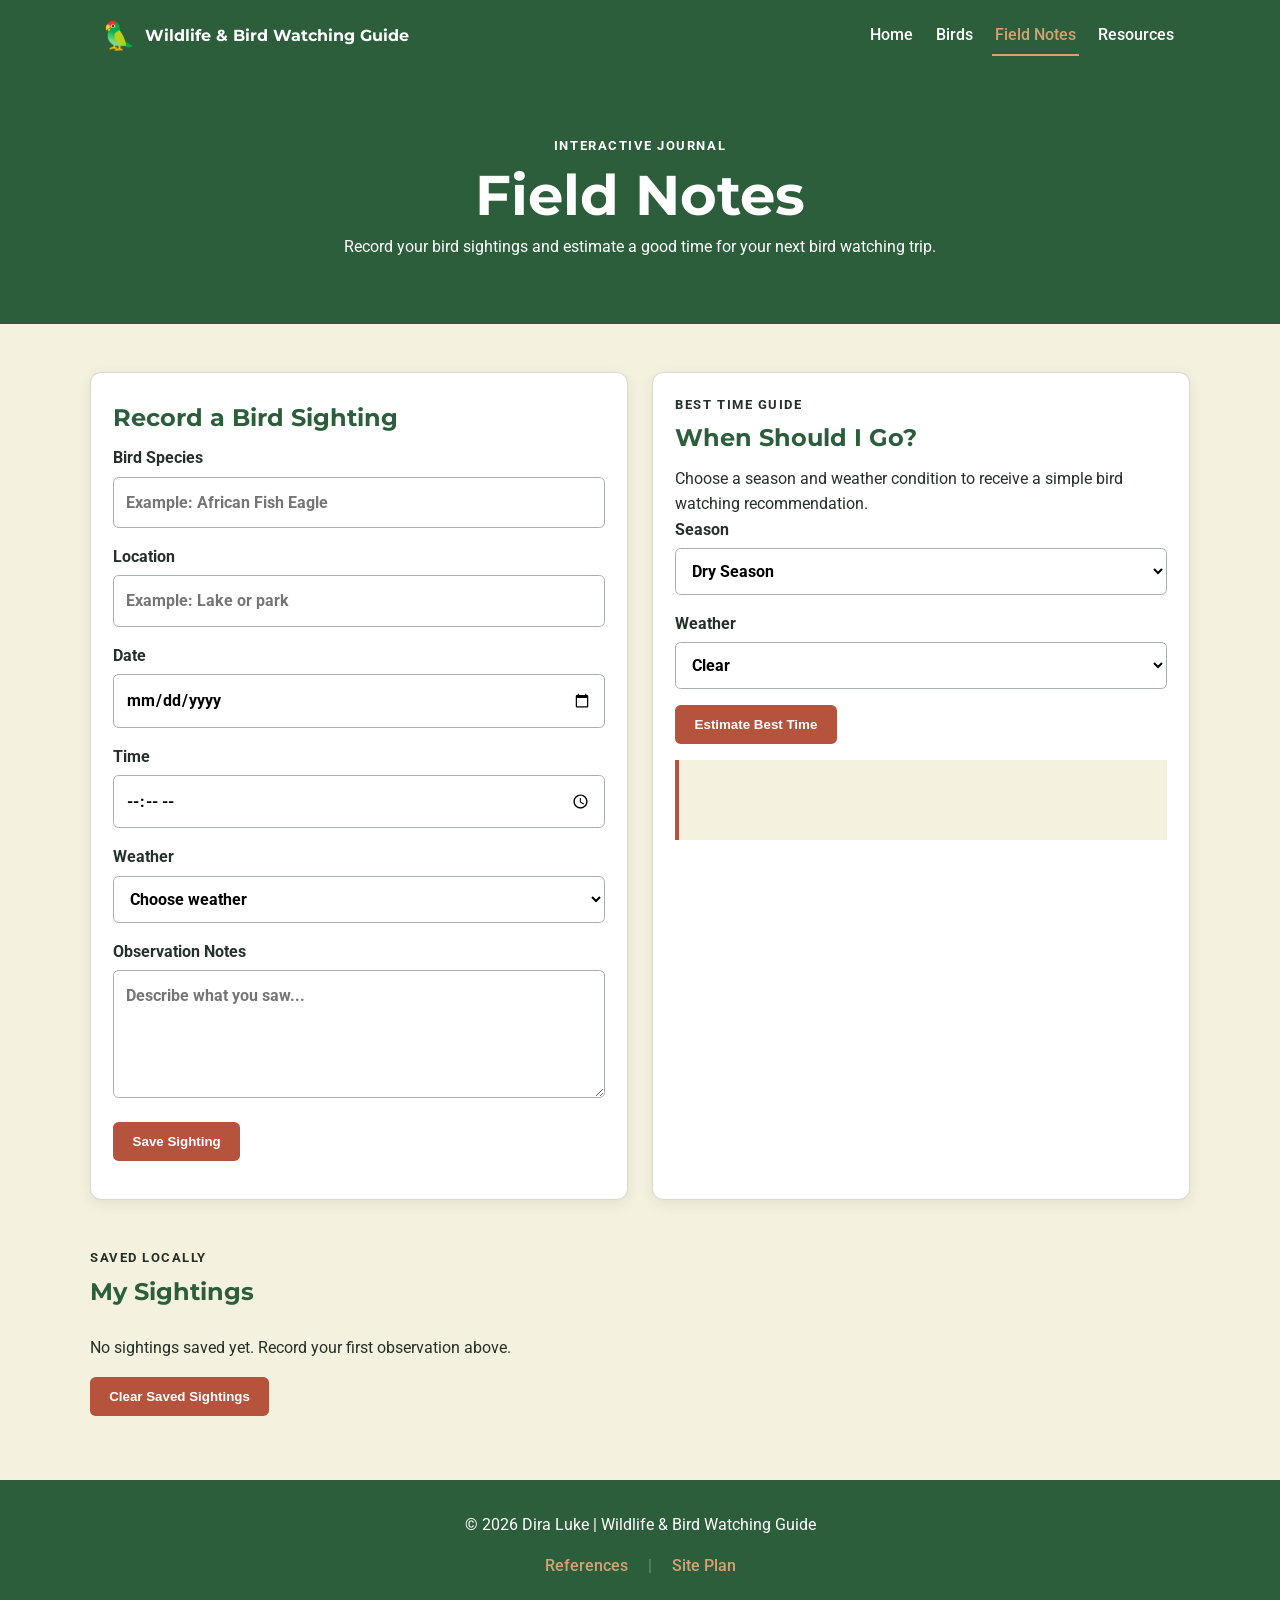
<file: project/field-notes.html>
<!DOCTYPE html>
<html lang="en">
<head>
    <meta charset="UTF-8">
    <meta name="viewport" content="width=device-width, initial-scale=1.0">
    <meta name="description" content="Record bird sightings and estimate the best bird watching time based on season and weather.">
    <meta name="author" content="Dira Luke">
    <title>Interactive Field Notes | Wildlife Guide</title>

    <link rel="preconnect" href="https://fonts.googleapis.com">
    <link rel="preconnect" href="https://fonts.gstatic.com" crossorigin>
    <link href="https://fonts.googleapis.com/css2?family=Montserrat:wght@600;700&family=Roboto:wght@400;500;700&display=swap" rel="stylesheet">
    <link rel="stylesheet" href="styles/project.css">
    <script src="scripts/project.js" defer></script>
</head>
<body>

<header class="site-header">
    <a class="brand" href="index.html">
        <span class="brand-mark" aria-hidden="true">🦜</span>
        <span>Wildlife & Bird Watching Guide</span>
    </a>

    <button class="menu-button" type="button" aria-label="Open navigation menu" aria-expanded="false">
        ☰
    </button>

    <nav class="main-nav" aria-label="Main navigation">
        <a href="index.html">Home</a>
        <a href="birds.html">Birds</a>
        <a class="active" href="field-notes.html">Field Notes</a>
        <a href="resources.html">Resources</a>
    </nav>
</header>

<main>
    <section class="page-banner">
        <p class="eyebrow">Interactive Journal</p>
        <h1>Field Notes</h1>
        <p>Record your bird sightings and estimate a good time for your next bird watching trip.</p>
    </section>

    <section class="section two-column">
        <!-- FORM -->
        <div class="card form-card">
            <h2>Record a Bird Sighting</h2>

            <form id="sighting-form" novalidate>
                <label for="bird-name">
                    Bird Species
                    <input id="bird-name" name="birdName" type="text" required minlength="2" placeholder="Example: African Fish Eagle">
                </label>

                <label for="location">
                    Location
                    <input id="location" name="location" type="text" required minlength="2" placeholder="Example: Lake or park">
                </label>

                <label for="sighting-date">
                    Date
                    <input id="sighting-date" name="date" type="date" required>
                </label>

                <label for="sighting-time">
                    Time
                    <input id="sighting-time" name="time" type="time" required>
                </label>

                <label for="weather">
                    Weather
                    <select id="weather" name="weather" required>
                        <option value="">Choose weather</option>
                        <option value="clear">Clear</option>
                        <option value="cloudy">Cloudy</option>
                        <option value="light-rain">Light Rain</option>
                        <option value="windy">Windy</option>
                    </select>
                </label>

                <label for="notes">
                    Observation Notes
                    <textarea id="notes" name="notes" rows="4" required placeholder="Describe what you saw..."></textarea>
                </label>

                <button class="button" type="submit">Save Sighting</button>
            </form>

            <p id="form-message" class="form-message" role="status"></p>
        </div>

        <!-- RECOMMENDATION -->
        <aside class="card recommendation-card">
            <p class="eyebrow">Best Time Guide</p>
            <h2>When Should I Go?</h2>
            <p>Choose a season and weather condition to receive a simple bird watching recommendation.</p>

            <label for="season">
                Season
                <select id="season">
                    <option value="dry">Dry Season</option>
                    <option value="wet">Wet Season</option>
                    <option value="transition">Transition Season</option>
                </select>
            </label>

            <label for="time-weather">
                Weather
                <select id="time-weather">
                    <option value="clear">Clear</option>
                    <option value="cloudy">Cloudy</option>
                    <option value="light-rain">Light Rain</option>
                    <option value="windy">Windy</option>
                </select>
            </label>

            <button class="button" id="recommend-button" type="button">Estimate Best Time</button>

            <div id="recommendation" class="result-box" aria-live="polite"></div>
        </aside>
    </section>

    <!-- SAVED SIGHTINGS -->
    <section class="section">
        <div class="section-heading">
            <p class="eyebrow">Saved Locally</p>
            <h2>My Sightings</h2>
        </div>

        <div id="saved-sightings" class="sighting-list" aria-live="polite"></div>

        <button id="clear-sightings" class="button danger-button" type="button">Clear Saved Sightings</button>
    </section>
</main>

<footer class="site-footer">
    <p>&copy; 2026 Dira Luke | Wildlife & Bird Watching Guide</p>
     <div class="footer-links">
        <a href="references.html">References</a>
        <span class="footer-divider">|</span>
        <a href="siteplan.html">Site Plan</a>
    </div>
</footer>

</body>
</html>
</file>
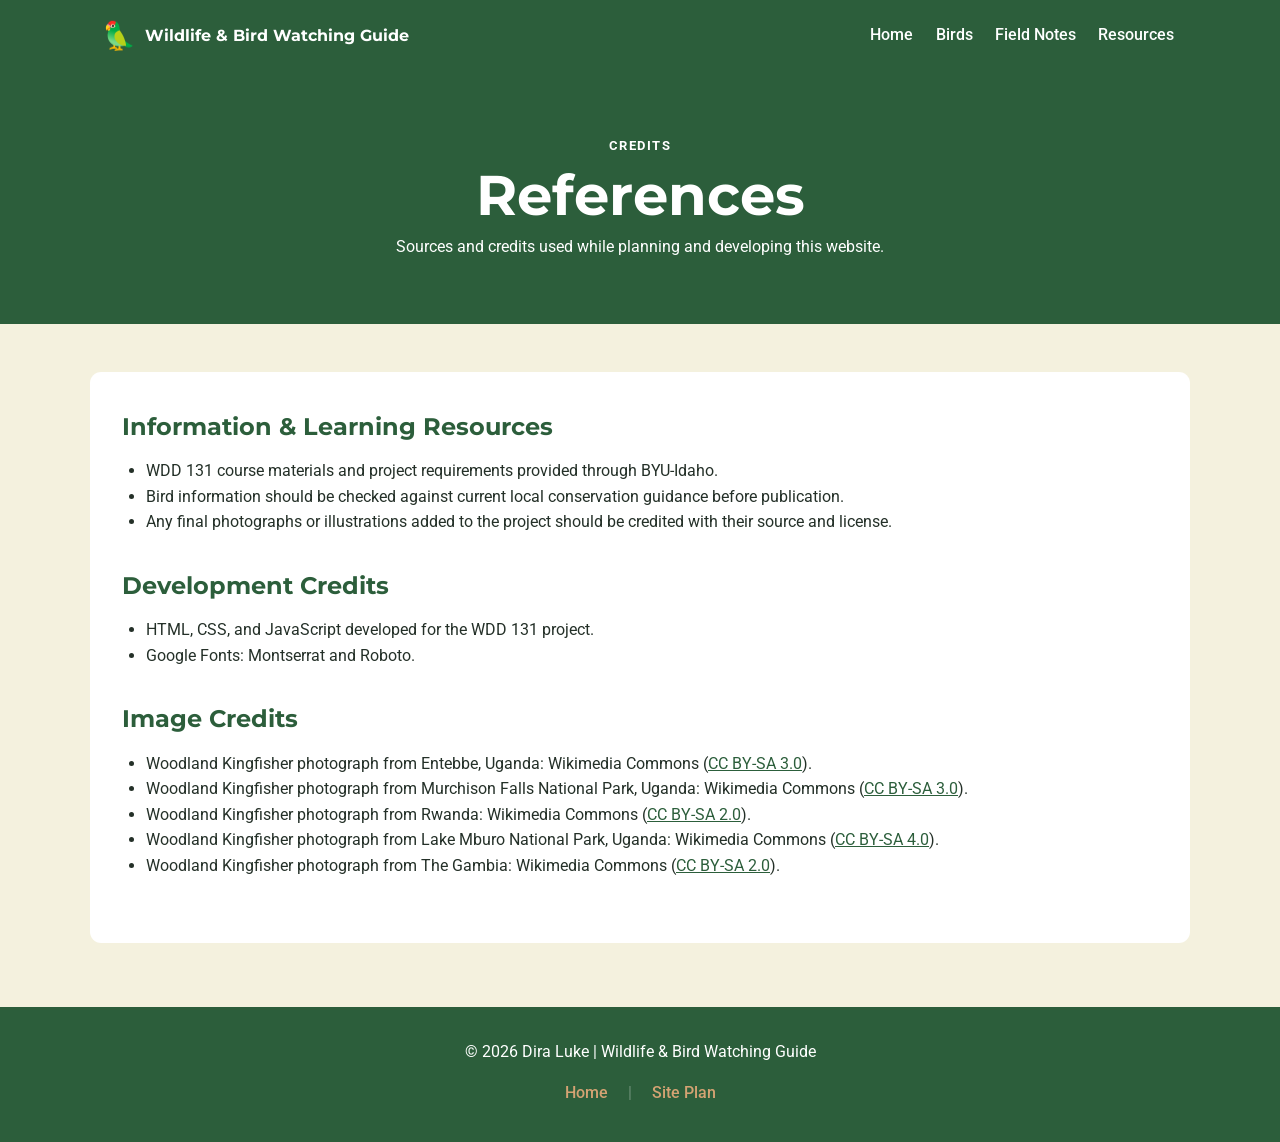
<file: project/references.html>
<!DOCTYPE html>
<html lang="en">

<head>
    <meta charset="UTF-8">
    <meta name="viewport" content="width=device-width, initial-scale=1.0">
    <meta name="description" content="References and credits for the Wildlife and Bird Watching Guide website.">
    <meta name="author" content="Dira Luke">
    <title>References | Wildlife & Bird Watching Guide</title>

    <link rel="preconnect" href="https://fonts.googleapis.com">
    <link rel="preconnect" href="https://fonts.gstatic.com" crossorigin>
    <link href="https://fonts.googleapis.com/css2?family=Montserrat:wght@600;700&family=Roboto:wght@400;500;700&display=swap" rel="stylesheet">
    <link rel="stylesheet" href="styles/project.css">
</head>

<body>

    <header class="site-header">
        <a class="brand" href="index.html">
            <span class="brand-mark" aria-hidden="true">🦜</span>
            <span>Wildlife & Bird Watching Guide</span>
        </a>

        <button class="menu-button" type="button" aria-label="Open navigation menu" aria-expanded="false">
            ☰
        </button>

        <nav class="main-nav" aria-label="Main navigation">
            <a href="index.html">Home</a>
            <a href="birds.html">Birds</a>
            <a href="field-notes.html">Field Notes</a>
            <a href="resources.html">Resources</a>
        </nav>
    </header>

    <main>
        <section class="page-banner">
            <p class="eyebrow">Credits</p>
            <h1>References</h1>
            <p>Sources and credits used while planning and developing this website.</p>
        </section>

        <section class="section reference-list">
            <h2>Information & Learning Resources</h2>
            <ul>
                <li>WDD 131 course materials and project requirements provided through BYU-Idaho.</li>
                <li>Bird information should be checked against current local conservation guidance before publication.</li>
                <li>Any final photographs or illustrations added to the project should be credited with their source and license.</li>
            </ul>

            <h2>Development Credits</h2>
            <ul>
                <li>HTML, CSS, and JavaScript developed for the WDD 131 project.</li>
                <li>Google Fonts: Montserrat and Roboto.</li>
            </ul>

            <h2>Image Credits</h2>
            <ul>
                <li>Woodland Kingfisher photograph from Entebbe, Uganda: Wikimedia Commons (<a href="https://commons.wikimedia.org/wiki/File:Woodland_kingfisher.jpg" target="_blank" rel="noreferrer noopener">CC BY-SA 3.0</a>).</li>
                <li>Woodland Kingfisher photograph from Murchison Falls National Park, Uganda: Wikimedia Commons (<a href="https://commons.wikimedia.org/wiki/File:Woodland_kingfisher_%28Halcyon_senegalensis%29_-_Murchison_Falls_National_Park.jpg" target="_blank" rel="noreferrer noopener">CC BY-SA 3.0</a>).</li>
                <li>Woodland Kingfisher photograph from Rwanda: Wikimedia Commons (<a href="https://commons.wikimedia.org/wiki/File:Woodland_kingfisher_(Halcyon_senegalensis).jpg" target="_blank" rel="noreferrer noopener">CC BY-SA 2.0</a>).</li>
                <li>Woodland Kingfisher photograph from Lake Mburo National Park, Uganda: Wikimedia Commons (<a href="https://commons.wikimedia.org/wiki/File:A_Woodland_Kingfisher_(Halcyon_senegalensis)_Perched_on_an_Acacia,_Lake_Mburo_National_Park,_Uganda.jpg" target="_blank" rel="noreferrer noopener">CC BY-SA 4.0</a>).</li>
                <li>Woodland Kingfisher photograph from The Gambia: Wikimedia Commons (<a href="https://commons.wikimedia.org/wiki/File:Flickr_-_Rainbirder_-_Woodland_Kingfisher_(Halcyon_senegalensis).jpg" target="_blank" rel="noreferrer noopener">CC BY-SA 2.0</a>).</li>
            </ul>
        </section>
    </main>

    <footer class="site-footer">
        <p>&copy; 2026 Dira Luke | Wildlife & Bird Watching Guide</p>
        <div class="footer-links">
            <a href="index.html">Home</a>
            <span class="footer-divider">|</span>
            <a href="siteplan.html">Site Plan</a>
        </div>
    </footer>

</body>
</html>
</file>
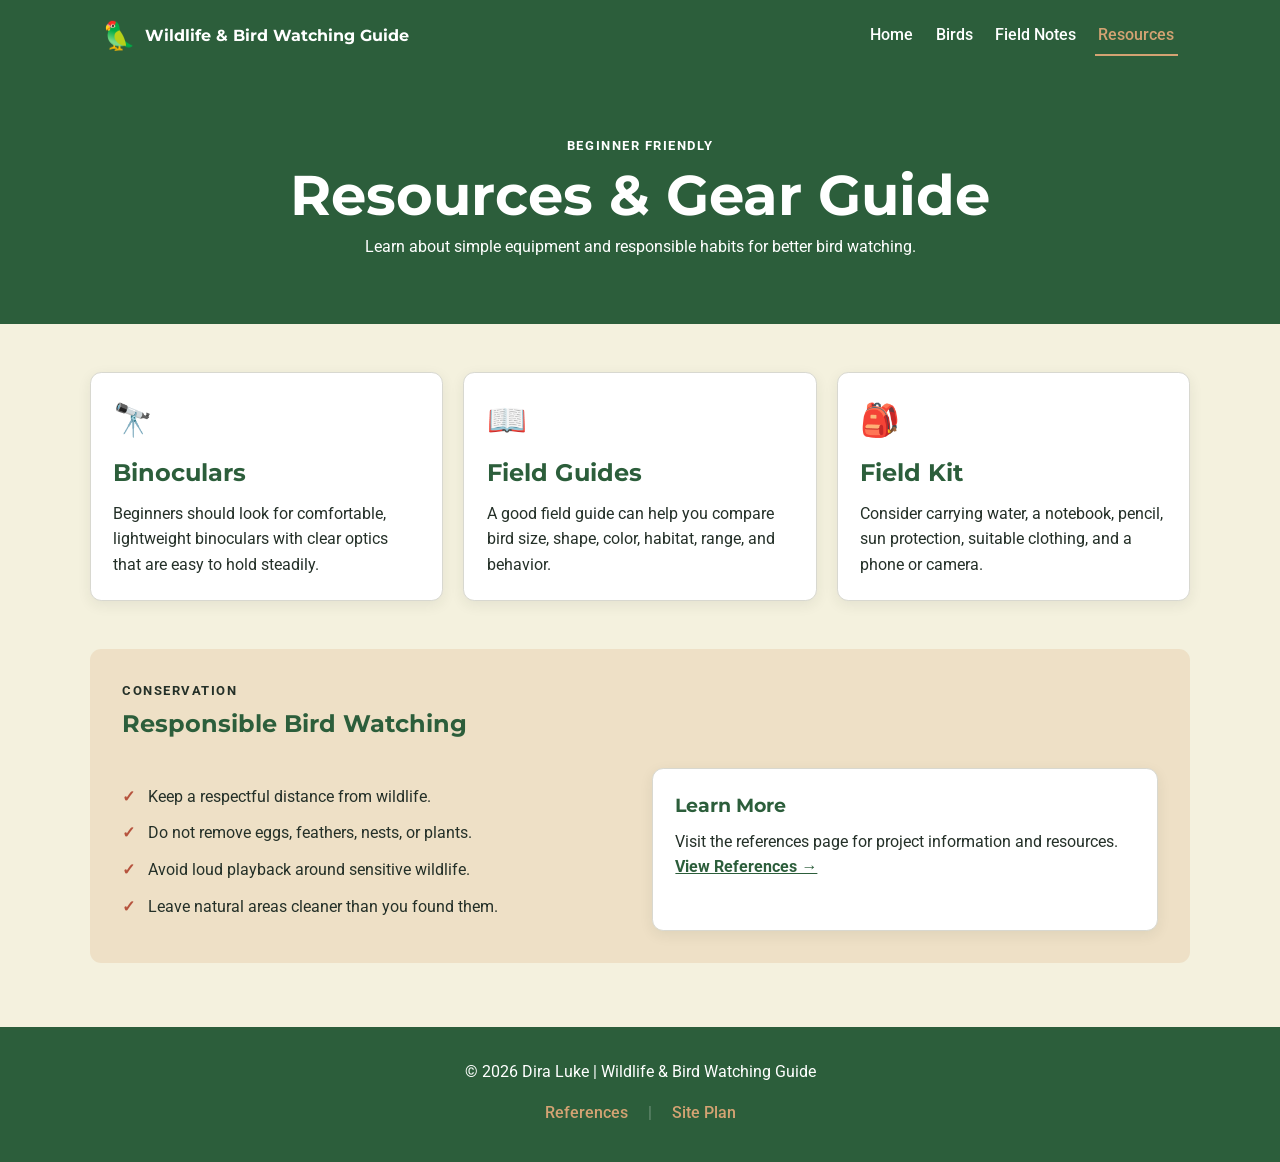
<file: project/resources.html>
<!DOCTYPE html>
<html lang="en">
<head>
    <meta charset="UTF-8">
    <meta name="viewport" content="width=device-width, initial-scale=1.0">
    <meta name="description" content="Beginner bird watching resources including binoculars, field guides, field equipment, and conservation tips.">
    <meta name="author" content="Dira Luke">
    <title>Resources & Gear | Wildlife Guide</title>

    <link rel="preconnect" href="https://fonts.googleapis.com">
    <link rel="preconnect" href="https://fonts.gstatic.com" crossorigin>
    <link href="https://fonts.googleapis.com/css2?family=Montserrat:wght@600;700&family=Roboto:wght@400;500;700&display=swap" rel="stylesheet">
    <link rel="stylesheet" href="styles/project.css">
    <script src="scripts/project.js" defer></script>
</head>
<body>

<header class="site-header">
    <a class="brand" href="index.html">
        <span class="brand-mark" aria-hidden="true">🦜</span>
        <span>Wildlife & Bird Watching Guide</span>
    </a>

    <button class="menu-button" type="button" aria-label="Open navigation menu" aria-expanded="false">
        ☰
    </button>

    <nav class="main-nav" aria-label="Main navigation">
        <a href="index.html">Home</a>
        <a href="birds.html">Birds</a>
        <a href="field-notes.html">Field Notes</a>
        <a class="active" href="resources.html">Resources</a>
    </nav>
</header>

<main>
    <section class="page-banner">
        <p class="eyebrow">Beginner Friendly</p>
        <h1>Resources & Gear Guide</h1>
        <p>Learn about simple equipment and responsible habits for better bird watching.</p>
    </section>

    <section class="section feature-grid">
        <article class="card resource-card">
            <span class="card-icon" aria-hidden="true">🔭</span>
            <h2>Binoculars</h2>
            <p>Beginners should look for comfortable, lightweight binoculars with clear optics that are easy to hold steadily.</p>
        </article>

        <article class="card resource-card">
            <span class="card-icon" aria-hidden="true">📖</span>
            <h2>Field Guides</h2>
            <p>A good field guide can help you compare bird size, shape, color, habitat, range, and behavior.</p>
        </article>

        <article class="card resource-card">
            <span class="card-icon" aria-hidden="true">🎒</span>
            <h2>Field Kit</h2>
            <p>Consider carrying water, a notebook, pencil, sun protection, suitable clothing, and a phone or camera.</p>
        </article>
    </section>

    <section class="section tinted">
        <div class="section-heading">
            <p class="eyebrow">Conservation</p>
            <h2>Responsible Bird Watching</h2>
        </div>

        <div class="two-column">
            <div>
                <ul class="check-list">
                    <li>Keep a respectful distance from wildlife.</li>
                    <li>Do not remove eggs, feathers, nests, or plants.</li>
                    <li>Avoid loud playback around sensitive wildlife.</li>
                    <li>Leave natural areas cleaner than you found them.</li>
                </ul>
            </div>

            <div class="card">
                <div class="card-body">
                    <h3>Learn More</h3>
                    <p>Visit the references page for project information and resources.</p>
                    <a class="text-link" href="references.html">View References →</a>
                </div>
            </div>
        </div>
    </section>
</main>

<footer class="site-footer">
    <p>&copy; 2026 Dira Luke | Wildlife & Bird Watching Guide</p>
     <div class="footer-links">
        <a href="references.html">References</a>
        <span class="footer-divider">|</span>
        <a href="siteplan.html">Site Plan</a>
    </div>
</footer>

</body>
</html>
</file>
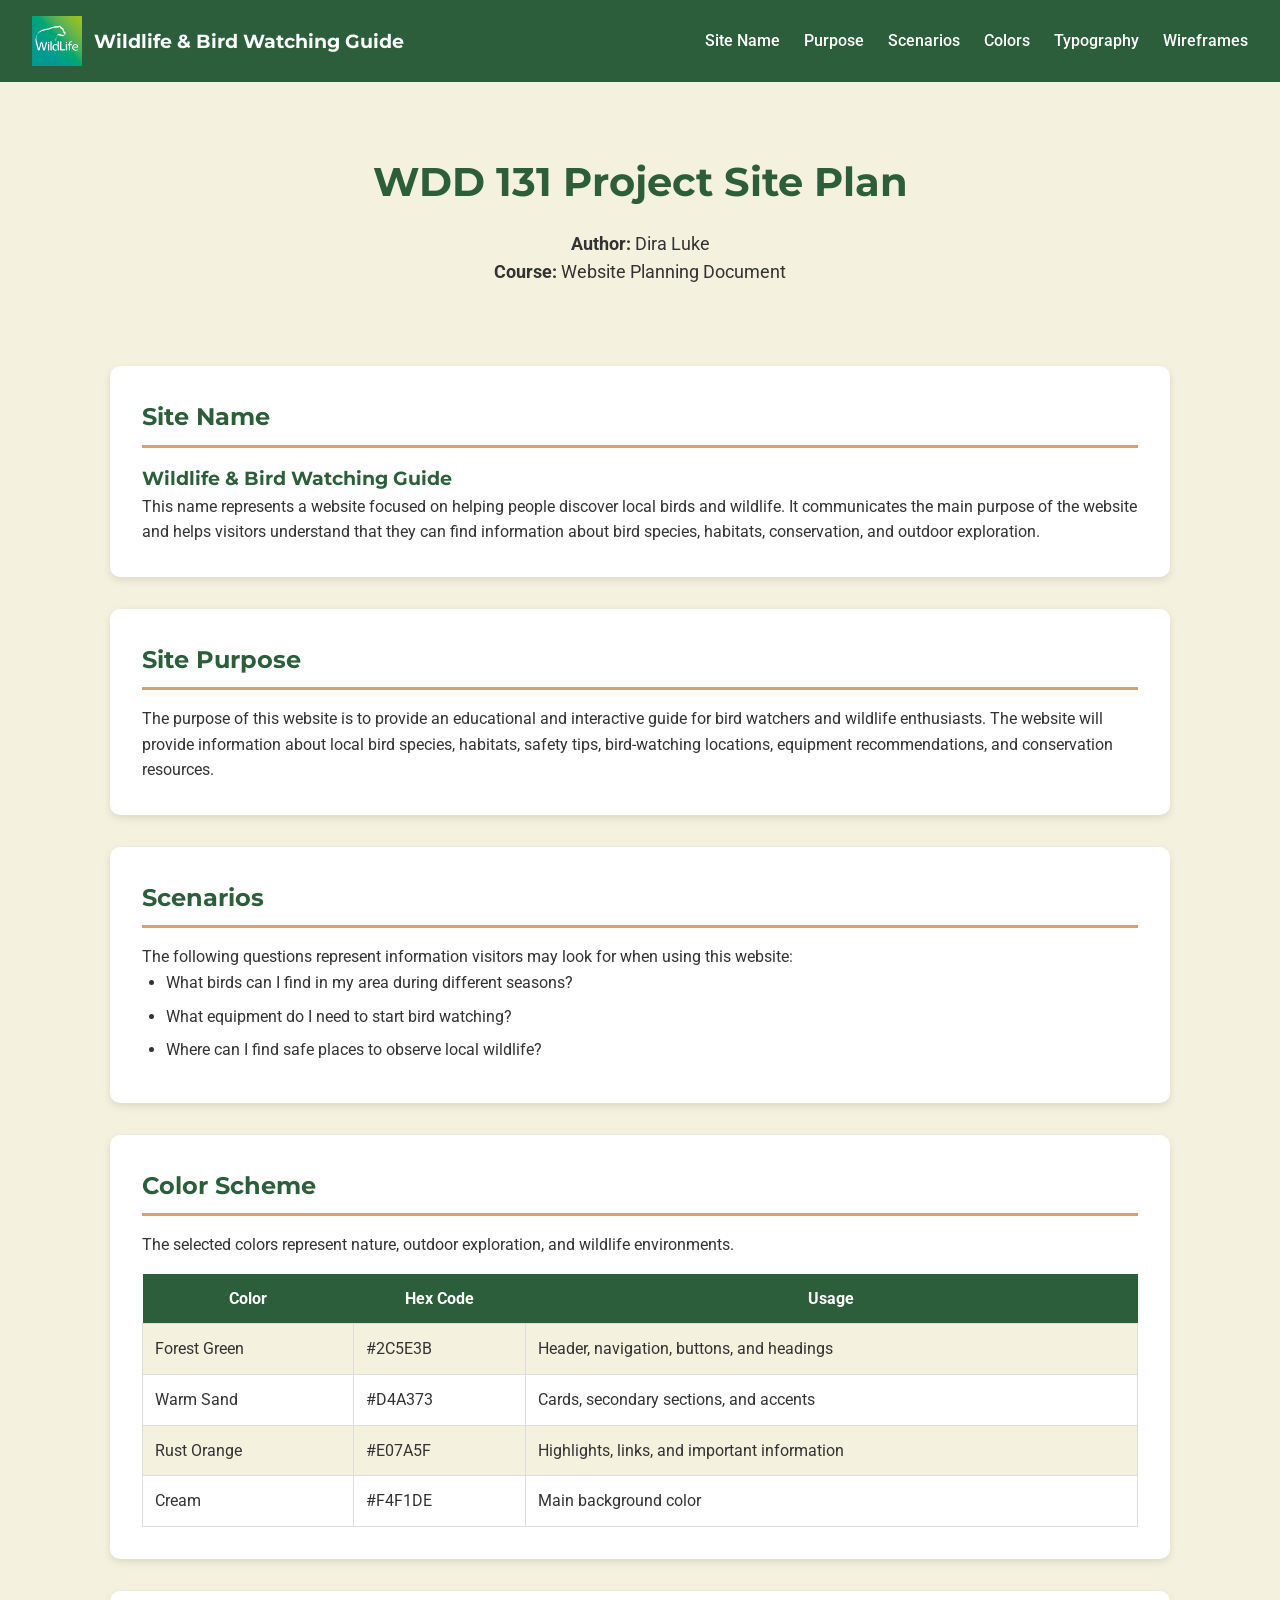
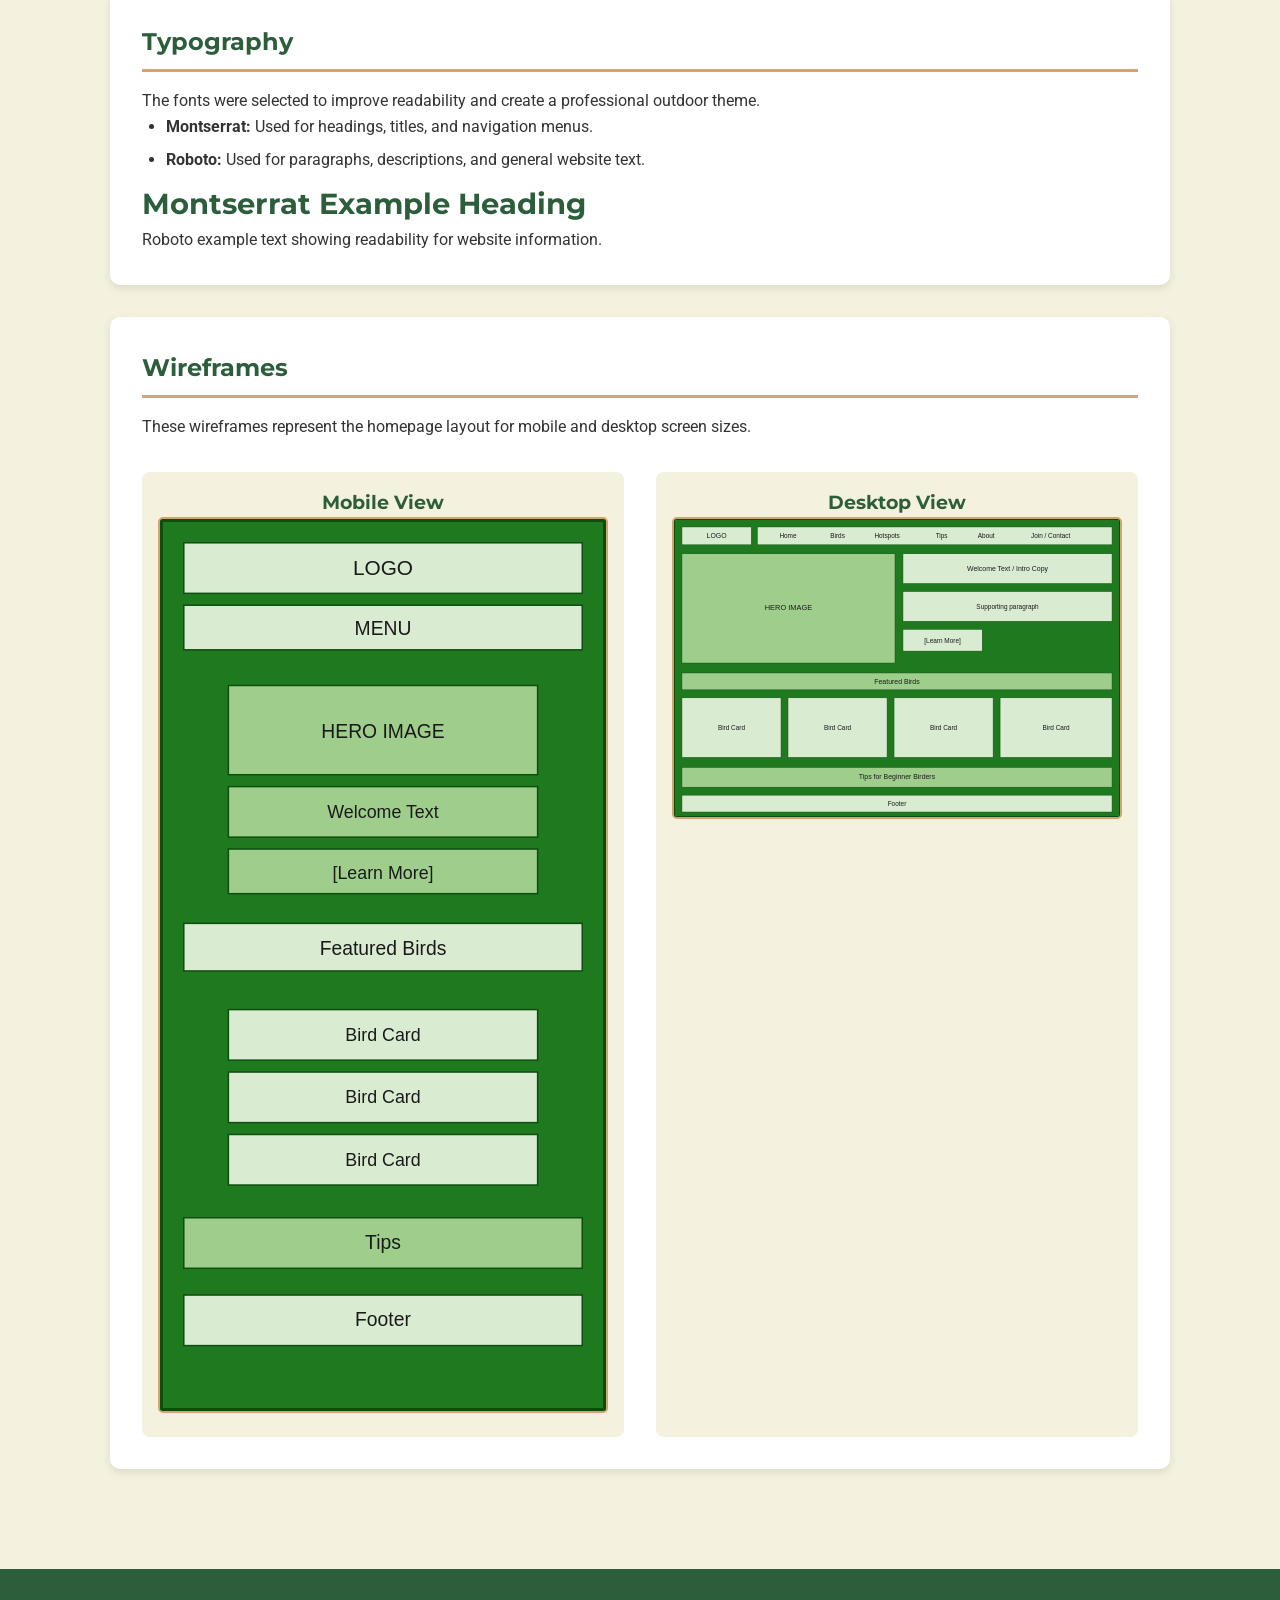
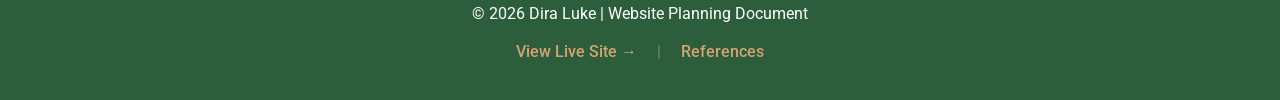
<file: project/siteplan.html>
<!DOCTYPE html>
<html lang="en">

<head>
    <meta charset="UTF-8">
    <meta name="viewport" content="width=device-width, initial-scale=1.0">
    <meta name="description"
        content="Site plan for the Wildlife & Bird Watching Guide website - including site name, purpose, scenarios, color scheme, typography, and wireframes for WDD 131.">
    <meta name="author" content="Dira Luke">

    <title>Wildlife & Bird Watching Guide - Site Plan</title>

    <link rel="preconnect" href="https://fonts.googleapis.com">
    <link rel="preconnect" href="https://fonts.gstatic.com" crossorigin>

    <link
        href="https://fonts.googleapis.com/css2?family=Montserrat:wght@600;700&family=Roboto:wght@400;500&display=swap"
        rel="stylesheet">

    <!-- ONLY use siteplan.css, NOT project.css -->
    <link rel="stylesheet" href="styles/siteplan.css">
</head>

<body>

    <header class="site-header">

        <div class="logo-container">
            <img src="images/logo.webp" alt="Wildlife Bird Watching Guide Logo" class="logo-img">
            <span class="logo-text">
                Wildlife & Bird Watching Guide
            </span>
        </div>

        <nav class="main-nav">
            <ul class="nav-links">
                <li><a href="#site-name">Site Name</a></li>
                <li><a href="#purpose">Purpose</a></li>
                <li><a href="#scenarios">Scenarios</a></li>
                <li><a href="#colors">Colors</a></li>
                <li><a href="#typography">Typography</a></li>
                <li><a href="#wireframes">Wireframes</a></li>
            </ul>
        </nav>

    </header>

    <main class="container">

        <section class="hero">
            <h1>WDD 131 Project Site Plan</h1>
            <p><strong>Author:</strong> Dira Luke</p>
            <p><strong>Course:</strong> Website Planning Document</p>
        </section>

        <section id="site-name" class="plan-section">
            <h2>Site Name</h2>
            <h3>Wildlife & Bird Watching Guide</h3>
            <p>
                This name represents a website focused on helping people discover
                local birds and wildlife. It communicates the main purpose of the
                website and helps visitors understand that they can find information
                about bird species, habitats, conservation, and outdoor exploration.
            </p>
        </section>

        <section id="purpose" class="plan-section">
            <h2>Site Purpose</h2>
            <p>
                The purpose of this website is to provide an educational and
                interactive guide for bird watchers and wildlife enthusiasts.
                The website will provide information about local bird species,
                habitats, safety tips, bird-watching locations, equipment
                recommendations, and conservation resources.
            </p>
        </section>

        <section id="scenarios" class="plan-section">
            <h2>Scenarios</h2>
            <p>
                The following questions represent information visitors may look for
                when using this website:
            </p>
            <ul>
                <li>What birds can I find in my area during different seasons?</li>
                <li>What equipment do I need to start bird watching?</li>
                <li>Where can I find safe places to observe local wildlife?</li>
            </ul>
        </section>

        <section id="colors" class="plan-section">
            <h2>Color Scheme</h2>
            <p>
                The selected colors represent nature, outdoor exploration, and
                wildlife environments.
            </p>
            <table>
                <tr>
                    <th>Color</th>
                    <th>Hex Code</th>
                    <th>Usage</th>
                </tr>
                <tr>
                    <td>Forest Green</td>
                    <td>#2C5E3B</td>
                    <td>Header, navigation, buttons, and headings</td>
                </tr>
                <tr>
                    <td>Warm Sand</td>
                    <td>#D4A373</td>
                    <td>Cards, secondary sections, and accents</td>
                </tr>
                <tr>
                    <td>Rust Orange</td>
                    <td>#E07A5F</td>
                    <td>Highlights, links, and important information</td>
                </tr>
                <tr>
                    <td>Cream</td>
                    <td>#F4F1DE</td>
                    <td>Main background color</td>
                </tr>
            </table>
        </section>

        <section id="typography" class="plan-section">
            <h2>Typography</h2>
            <p>
                The fonts were selected to improve readability and create a
                professional outdoor theme.
            </p>
            <ul>
                <li>
                    <strong>Montserrat:</strong>
                    Used for headings, titles, and navigation menus.
                </li>
                <li>
                    <strong>Roboto:</strong>
                    Used for paragraphs, descriptions, and general website text.
                </li>
            </ul>
            <h3 class="heading-example">Montserrat Example Heading</h3>
            <p class="body-example">
                Roboto example text showing readability for website information.
            </p>
        </section>

        <section id="wireframes" class="plan-section">
            <h2>Wireframes</h2>
            <p>
                These wireframes represent the homepage layout for mobile and
                desktop screen sizes.
            </p>
            <div class="wireframe-container">
                <div>
                    <h3>Mobile View</h3>
                    <img src="images/mobile-wireframe.svg" alt="Mobile homepage wireframe">
                </div>
                <div>
                    <h3>Desktop View</h3>
                    <img src="images/desktop-wireframe.svg" alt="Desktop homepage wireframe">
                </div>
            </div>
        </section>

    </main>

    <footer class="site-footer">
        <p>&copy; 2026 Dira Luke | Website Planning Document</p>
        <div class="footer-links">
            <a href="index.html">View Live Site →</a>
            <span class="footer-divider">|</span>
            <a href="references.html">References</a>
        </div>
    </footer>

</body>
</html>
</file>
<file: styles/base.css>
*{
    margin:0;
    padding:0;
    box-sizing:border-box;
}

body{
    font-family:Roboto,sans-serif;
    background:#f5f5f5;
}

header{
    background:#1d4f7a;
    color:white;
}

#course-title{
    display:block;
    text-align:center;
    font-size:2rem;
    padding:20px;
    font-family:Merriweather,serif;
}

nav{
    display:flex;
    justify-content:space-around;
    background:#333;
}

nav a{
    color:white;
    text-decoration:none;
    padding:15px;
    width:100%;
    text-align:center;
}

nav a:hover{
    background:#1d4f7a;
}

main{
    max-width:1100px;
    margin:30px auto;
    padding:20px;
}

h1{
    text-align:center;
    margin-bottom:25px;
    font-size:2.2rem;
}

.cards{
    display:grid;
    grid-template-columns:2fr 1fr;
    gap:20px;
}

.card{
    background:white;
    border:1px solid #ccc;
    border-radius:8px;
    overflow:hidden;
}

.card h2{
    background:#1d4f7a;
    color:white;
    text-align:center;
    padding:12px;
}

.about{
    display:grid;
    grid-template-columns:2fr 1fr;
    gap:20px;
    padding:20px;
}

.about-image img{
    width:100%;
    border-radius:4px;
}

hr{
    width:90%;
    margin:0 auto 15px;
}

h3{
    text-align:center;
    margin-bottom:15px;
}

.country{
    display:grid;
    grid-template-columns:170px 1fr;
    gap:20px;
    padding:20px;
}

.country img{
    width:150px;
}

.caption{
    text-align:center;
    font-size:.8rem;
}

ul{
    padding:30px;
}

ul li{
    margin-bottom:15px;
}

footer{
    margin-top:30px;
    background:#1d4f7a;
    color:white;
    text-align:center;
    padding:20px;
}

#lastModified{
    color:yellow;
}
</file>
<file: project/styles/project.css>
/* =========================================
   WILDLIFE & BIRD WATCHING GUIDE
   WDD 131 PROJECT - FINAL VERSION
========================================= */

/* ---------- VARIABLES ---------- */
:root {
    --green: #2C5E3B;
    --sand: #D4A373;
    --rust: #B6533D;
    --cream: #F4F1DE;
    --white: #FFFFFF;
    --ink: #243028;
    --muted: #5D665F;
    --border: #D8D8D0;
    --shadow: rgba(36, 48, 40, 0.08);
    --radius: 0.7rem;
}

/* ---------- RESET ---------- */
* {
    box-sizing: border-box;
    margin: 0;
    padding: 0;
}

html {
    scroll-behavior: smooth;
}

body {
    font-family: "Roboto", Arial, sans-serif;
    color: var(--ink);
    background-color: var(--cream);
    line-height: 1.6;
}

img {
    display: block;
    max-width: 100%;
    height: auto;
}

a {
    color: var(--green);
}

/* ---------- HEADER ---------- */
.site-header {
    background-color: var(--green);
    color: var(--white);
    min-height: 72px;
    padding: 0.9rem 5%;
    display: flex;
    align-items: center;
    justify-content: space-between;
    gap: 1rem;
}

.brand {
    color: var(--white);
    text-decoration: none;
    font-family: "Montserrat", sans-serif;
    font-weight: 700;
    display: flex;
    align-items: center;
    gap: 0.55rem;
}

.brand-mark {
    font-size: 1.7rem;
}

/* ---------- NAVIGATION ---------- */
.main-nav {
    display: flex;
    align-items: center;
    gap: 1rem;
}

.main-nav a {
    color: var(--white);
    text-decoration: none;
    font-weight: 500;
    padding: 0.4rem 0.2rem;
    border-bottom: 2px solid transparent;
    transition: color 0.2s, border-color 0.2s;
}

.main-nav a:hover,
.main-nav a.active {
    color: var(--sand);
    border-bottom-color: var(--sand);
}

/* ---------- MOBILE MENU ---------- */
.menu-button {
    display: none;
    background: transparent;
    border: 0;
    color: var(--white);
    font-size: 1.7rem;
    cursor: pointer;
}

/* ---------- HERO ---------- */
.hero {
    min-height: 520px;
    display: grid;
    place-items: center;
    text-align: center;
    padding: 3rem 5%;
    background: 
        linear-gradient(rgba(44, 94, 59, 0.75), rgba(44, 94, 59, 0.55)),
        radial-gradient(circle at 25% 25%, #D4A373 0%, transparent 28%),
        linear-gradient(135deg, #7A9A76, #2C5E3B),
        url('../images/hero.webp');
    background-size: cover;
    background-position: center;
    background-repeat: no-repeat;
    color: var(--white);
}

.hero-content {
    max-width: 760px;
}

.hero h1 {
    font-family: "Montserrat", sans-serif;
    font-size: clamp(2.2rem, 6vw, 4.5rem);
    line-height: 1.15;
    margin: 0.5rem 0 1rem;
}

.hero p:not(.eyebrow) {
    max-width: 650px;
    margin: 0 auto 1.5rem;
    font-size: 1.1rem;
}

/* ---------- EYEBROW ---------- */
.eyebrow {
    text-transform: uppercase;
    letter-spacing: 0.12em;
    font-weight: 700;
    font-size: 0.8rem;
}

/* ---------- BUTTONS ---------- */
.button {
    display: inline-block;
    border: 0;
    background-color: var(--rust);
    color: var(--white);
    text-decoration: none;
    padding: 0.75rem 1.2rem;
    border-radius: 0.35rem;
    font-weight: 700;
    cursor: pointer;
    transition: background-color 0.2s;
}

.button:hover {
    background-color: #8F3F30;
}

.secondary-button {
    background-color: var(--green);
}

.secondary-button:hover {
    background-color: #1e4529;
}

.danger-button {
    background-color: var(--rust);
}

.danger-button:hover {
    background-color: #8F3F30;
}

/* ---------- SECTIONS ---------- */
.section {
    width: min(1100px, 90%);
    margin: 3rem auto;
}

.section-heading {
    margin-bottom: 1.5rem;
}

.section-heading h2,
.safety-section h2,
.form-card h2,
.recommendation-card h2,
.reference-list h2 {
    font-family: "Montserrat", sans-serif;
    color: var(--green);
    margin-top: 0.25rem;
}

/* ---------- GRIDS ---------- */
.fact-grid,
.feature-grid,
.bird-grid,
.gallery-grid {
    display: grid;
    gap: 1.25rem;
}

.fact-grid,
.feature-grid,
.bird-grid,
.gallery-grid {
    grid-template-columns: repeat(3, 1fr);
}

.feature-grid .bird-art {
    min-height: 250px;
    height: 250px;
}

.gallery-card {
    overflow: hidden;
    border-radius: var(--radius);
    background-color: var(--white);
    border: 1px solid var(--border);
    box-shadow: 0 4px 14px var(--shadow);
}

.gallery-card img {
    width: 100%;
    height: 250px;
    object-fit: cover;
    display: block;
}

.gallery-card figcaption {
    padding: 1rem;
    font-size: 0.95rem;
    color: var(--muted);
}

/* ---------- CARDS ---------- */
.card {
    background-color: var(--white);
    border: 1px solid var(--border);
    border-radius: var(--radius);
    overflow: hidden;
    box-shadow: 0 4px 14px var(--shadow);
}

.card-body,
.fact-card,
.resource-card,
.form-card,
.recommendation-card {
    padding: 1.4rem;
}

.card h2,
.card h3 {
    font-family: "Montserrat", sans-serif;
    color: var(--green);
    margin-bottom: 0.5rem;
}

.card-icon {
    display: inline-block;
    font-size: 2rem;
    margin-bottom: 0.5rem;
}

/* ---------- BIRD ART (Unified) ---------- */
.bird-art {
    min-height: 150px;
    display: grid;
    place-items: center;
    position: relative;
    overflow: hidden;
    background-size: cover;
    background-position: center;
}

/* Unified bird art backgrounds using CSS variables */
.bird-art[data-bird="1"] {
    background: linear-gradient(135deg, #587C55, #D4A373);
}

.bird-art[data-bird="2"] {
    background: linear-gradient(135deg, #367C91, #D4A373);
}

.bird-art[data-bird="3"] {
    background: linear-gradient(135deg, #6D8060, #AFC6B5);
}

.bird-art.bird-image::after {
    display: none;
}

.bird-art img {
    width: 100%;
    height: 100%;
    object-fit: cover;
    display: block;
}

/* Fallback decorative dots */
.bird-art:not(.bird-image)::after {
    content: "●";
    font-size: 4.5rem;
    color: var(--white);
    text-shadow: 45px -10px 0 rgba(255, 255, 255, 0.8);
}

/* ---------- TINTED SECTION ---------- */
.tinted {
    background-color: rgba(212, 163, 115, 0.22);
    padding: 2rem;
    border-radius: var(--radius);
}

/* ---------- SAFETY ---------- */
.safety-section {
    display: flex;
    justify-content: space-between;
    align-items: center;
    gap: 2rem;
    background-color: var(--white);
    padding: 2rem;
    border-left: 7px solid var(--rust);
    border-radius: var(--radius);
}

.check-list {
    list-style: none;
    margin-top: 1rem;
}

.check-list li {
    margin: 0.7rem 0;
    padding-left: 1.6rem;
    position: relative;
}

.check-list li::before {
    content: "✓";
    color: var(--rust);
    font-weight: 700;
    position: absolute;
    left: 0;
}

/* ---------- PAGE BANNER ---------- */
.page-banner {
    background-color: var(--green);
    color: var(--white);
    text-align: center;
    padding: 4rem 5%;
}

.page-banner h1 {
    font-family: "Montserrat", sans-serif;
    font-size: clamp(2rem, 5vw, 3.5rem);
    line-height: 1.15;
    margin: 0.4rem 0;
}

/* ---------- TWO COLUMN ---------- */
.two-column {
    display: grid;
    grid-template-columns: 1fr 1fr;
    gap: 1.5rem;
}

/* ---------- FILTER ---------- */
.filter-bar {
    background-color: var(--white);
    border: 1px solid var(--border);
    padding: 1rem;
    margin-bottom: 1.5rem;
    border-radius: 0.5rem;
}

/* ---------- FORMS ---------- */
label {
    display: block;
    font-weight: 700;
    margin-bottom: 1rem;
}

input,
select,
textarea {
    width: 100%;
    margin-top: 0.35rem;
    padding: 0.75rem;
    border: 1px solid #A9AFA9;
    border-radius: 0.35rem;
    font: inherit;
    background-color: var(--white);
    transition: border-color 0.2s, box-shadow 0.2s;
}

input:focus,
select:focus,
textarea:focus {
    outline: none;
    box-shadow: 0 0 0 3px rgba(212, 163, 115, 0.55);
    border-color: var(--green);
}

textarea {
    resize: vertical;
}

.form-message {
    margin-top: 1rem;
    font-weight: 700;
}

/* ---------- RESULTS ---------- */
.result-box {
    min-height: 80px;
    margin-top: 1rem;
    padding: 1rem;
    background-color: var(--cream);
    border-left: 4px solid var(--rust);
}

/* ---------- SIGHTINGS ---------- */
.sighting-list {
    display: grid;
    gap: 1rem;
    margin-bottom: 1rem;
}

.sighting-item {
    background-color: var(--white);
    border: 1px solid var(--border);
    border-radius: 0.5rem;
    padding: 1rem;
}

.sighting-item h3 {
    font-family: "Montserrat", sans-serif;
    color: var(--green);
}

/* ---------- LINKS ---------- */
.text-link {
    font-weight: 700;
}

/* ---------- REFERENCES ---------- */
.reference-list {
    background-color: var(--white);
    padding: 2rem;
    border-radius: var(--radius);
}

.reference-list h2 {
    margin-bottom: 0.75rem;
}

.reference-list ul {
    margin: 0 0 2rem 1.5rem;
}

/* ---------- FOOTER ---------- */
.site-footer {
    background-color: var(--green);
    color: var(--white);
    text-align: center;
    padding: 2rem 5%;
    margin-top: 4rem;
}

.site-footer p {
    margin-bottom: 0.75rem;
}

.footer-links {
    display: flex;
    justify-content: center;
    align-items: center;
    gap: 0.75rem;
    flex-wrap: wrap;
}

.footer-links a {
    color: var(--sand);
    display: inline-block;
    text-decoration: none;
    padding: 0.25rem 0.5rem;
    border-radius: 0.25rem;
    transition: all 0.3s ease;
    font-weight: 500;
}

.footer-links a:hover {
    color: var(--white);
    background-color: rgba(212, 163, 115, 0.2);
}

.footer-divider {
    color: rgba(255, 255, 255, 0.3);
    user-select: none;
}
/* =========================================
   RESPONSIVE DESIGN
========================================= */

/* Mobile */
@media (max-width: 800px) {
    .menu-button {
        display: block;
    }

    .main-nav {
        display: none;
        width: 100%;
        flex-direction: column;
        align-items: stretch;
    }

    .main-nav.open {
        display: flex;
    }

    .site-header {
        flex-wrap: wrap;
    }

    .main-nav a {
        text-align: center;
        padding: 0.6rem 0;
    }

    .fact-grid,
    .feature-grid,
    .bird-grid,
    .gallery-grid,
    .two-column {
        grid-template-columns: 1fr;
    }

    .safety-section {
        flex-direction: column;
        align-items: flex-start;
    }
}

/* Tablet */
@media (min-width: 801px) and (max-width: 1024px) {
    .fact-grid,
    .feature-grid,
    .bird-grid,
    .gallery-grid {
        grid-template-columns: repeat(2, 1fr);
    }
}

/* Large Screens */
@media (min-width: 1025px) {
    .site-header {
        padding-left: 8%;
        padding-right: 8%;
    }
}
</file>
<file: styles/form.css>
/* =========================
   Global Styles
========================= */

* {
    box-sizing: border-box;
}


body {
    font-family: Arial, Helvetica, sans-serif;
    margin: 0;
    background-color: #f4f6f8;
    color: #333;
    min-height: 100vh;
    display: flex;
    flex-direction: column;
}



/* =========================
   Header & Footer
========================= */

header,
footer {
    background-color: #4b0082;
    color: white;
    text-align: center;
    padding: 1rem;
}


header h1 {
    margin: 0;
    font-size: 1.8rem;
}


footer p {
    margin: 0.5rem;
    font-size: 0.9rem;
}



/* =========================
   Main Layout
========================= */

main {
    flex: 1;
    padding: 1rem;
    display: flex;
    justify-content: center;
}



/* =========================
   Form
========================= */

form {

    width: 100%;
    max-width: 600px;

    background-color: white;

    padding: 1.5rem;

    border-radius: 10px;

    box-shadow: 0 4px 12px rgba(0,0,0,0.15);

}



/* =========================
   Fieldsets
========================= */

fieldset {

    border: 1px solid #cccccc;

    border-radius: 8px;

    padding: 1rem;

    margin-bottom: 1.5rem;

}



legend {

    font-weight: bold;

    padding: 0 0.5rem;

    color: #4b0082;

}



/* =========================
   Labels
========================= */

label {

    display: block;

    font-weight: bold;

    margin-top: 1rem;

}



.required {

    color: red;

}



/* =========================
   Form Controls
========================= */


select,
input[type="date"],
input[type="text"],
textarea {


    width: 100%;

    padding: 0.8rem;

    margin-top: 0.5rem;

    border: 1px solid #999;

    border-radius: 5px;

    font-size: 1rem;

}



textarea {

    resize: vertical;

}



select:focus,
input:focus,
textarea:focus {

    outline: 3px solid #c9a8ff;

    border-color: #4b0082;

}



/* =========================
   Star Rating
========================= */


.rating {

    display: flex;

    justify-content: flex-start;

    gap: 0.5rem;

    margin-top: 1rem;

}



.rating input {

    display: none;

}



.rating label {

    font-size: 2rem;

    cursor: pointer;

    color: #777;

    margin: 0;

}



.rating input:checked + label {

    color: orange;

}



/* =========================
   Checkbox Section
========================= */


input[type="checkbox"] {

    width: auto;

    margin-right: 0.5rem;

}



fieldset label:has(input[type="checkbox"]) {

    display: flex;

    align-items: center;

    font-weight: normal;

}



/* =========================
   Submit Button
========================= */


.submit-btn {

    width: 100%;

    padding: 1rem;

    background-color: #4b0082;

    color: white;

    border: none;

    border-radius: 6px;

    font-size: 1.1rem;

    font-weight: bold;

    cursor: pointer;

}



.submit-btn:hover {

    background-color: #35005c;

}



/* =========================
   Tablet Screens
========================= */


@media screen and (min-width: 768px) {


    main {

        padding: 3rem;

    }


    form {

        max-width: 650px;

        padding: 2rem;

    }


    header h1 {

        font-size: 2.5rem;

    }


    .rating label {

        font-size: 2.5rem;

    }


}



/* =========================
   Desktop Screens
========================= */


@media screen and (min-width: 1024px) {


    form {

        max-width: 700px;

    }


    header h1 {

        font-size: 3rem;

    }


}
</file>
<file: styles/place.css>
:root {
    --primary-color: #15566b;
    --background-color: #f2f2f2;
    --card-color: rgba(255, 255, 255, 0.92);
}

body {
    font-family: Arial, sans-serif;
    margin: 0;
    background: var(--background-color);
}

header {
    background-color: var(--primary-color);
    color: white;
    text-align: center;
    padding-bottom: 12px;
}

header nav {
    display: flex;
    justify-content: center;
    gap: 1rem;
    flex-wrap: wrap;
}

header nav a {
    color: white;
    text-decoration: none;
    font-weight: bold;
}

header nav a:hover {
    text-decoration: underline;
}

h1 {
    margin: 0;
    padding: 25px;
}

main.page-grid {
    max-width: 1000px;
    margin: 0 auto;
    display: grid;
    grid-template-columns: 1fr 280px;
    gap: 1.25rem;
    align-items: start;
    padding: 1.25rem;
    box-sizing: border-box;
}

.hero-image-wrapper {
    grid-column: 1 / -1;
}

.country-image {
    width: 100%;
    height: 550px;
    object-fit: cover;
    display: block;
    border-radius: 10px;
}

.data,
.weather {
    background: var(--card-color);
    padding: 20px;
    border-radius: 10px;
    box-shadow: 0 0 15px rgba(0, 0, 0, 0.25);
}

.data h2,
.weather h2 {
    background-color: var(--primary-color);
    color: white;
    padding: 10px;
    margin-top: 0;
}

.weather-heading::after {
    content: "";
    display: inline-block;
    width: 35px;
    height: 35px;
    margin-left: 10px;
    background-image: url("../images/weather.svg");
    background-size: contain;
    background-repeat: no-repeat;
    vertical-align: middle;
}

.weather-icon {
    display: none;
}

footer {
    background-color: var(--primary-color);
    color: white;
    text-align: center;
    padding: 20px;
}

@media screen and (max-width: 768px) {
    main.page-grid {
        grid-template-columns: 1fr;
    }

    .country-image {
        height: 350px;
    }
}
</file>
<file: styles/review.css>
/* =========================
   General Styles
========================= */


* {

    box-sizing: border-box;

}



body {

    font-family: Arial, Helvetica, sans-serif;

    margin: 0;

    background-color: #f4f6f8;

    color: #333;

    min-height: 100vh;

    display: flex;

    flex-direction: column;

}




header,
footer {

    background-color: #4b0082;

    color: white;

    text-align: center;

    padding: 1rem;

}




main {

    flex: 1;

    display: flex;

    justify-content: center;

    align-items: center;

    padding: 1.5rem;

}




.confirmation-container {

    background-color: white;

    width: 100%;

    max-width: 520px;

    padding: 2rem;

    border-radius: 10px;

    text-align: center;

    box-shadow: 0 4px 12px rgba(0,0,0,0.15);

    margin: 0 auto;

}



h2 {

    color: #4b0082;

}




.counter-display {


    font-size: 1.2rem;

    font-weight: bold;

    margin: 2rem 0;


}



#counter {

    color: #4b0082;

}



/* Button */


.button {

    display: inline-block;

    background-color: #4b0082;

    color: white;

    text-decoration: none;

    padding: .8rem 1.5rem;

    border-radius: 5px;

    font-weight: bold;

    transition: background-color 0.2s ease;

}



.button:hover {


    background-color: #35005c;


}



/* Footer */


footer p {

    margin: .3rem;

}



/* Desktop */


@media screen and (min-width: 768px) {


.confirmation-container {

    padding: 3rem;

}


}
</file>
<file: styles/temples.css>
/* ---------- Global Styles ---------- */

* {
    margin: 0;
    padding: 0;
    box-sizing: border-box;
}

body {
    font-family: "Roboto", sans-serif;
    background-color: #ffffff;
    color: #222;
    line-height: 1.6;
}

/* ---------- Header ---------- */

header {
    width: 90%;
    max-width: 1000px;
    margin: 20px auto;
    padding: 15px 20px;
    background-color: #4b0082;
    color: #ffffff;

    display: flex;
    justify-content: space-between;
    align-items: center;
}

header h2 {
    font-size: 1.5rem;
}

/* ---------- Navigation ---------- */

#menuButton {
    background: none;
    border: none;
    color: #ffffff;
    font-size: 2rem;
    cursor: pointer;
}

nav {
    display: none;
    flex-direction: column;
    gap: 12px;
    margin-top: 10px;
}

nav.show {
    display: flex;
}

nav a {
    color: #ffffff;
    text-decoration: none;
    font-weight: 700;
    transition: color 0.3s ease;
}

nav a:hover,
nav a:focus {
    color: #ffd700;
}

/* ---------- Main ---------- */

main {
    width: 90%;
    max-width: 1000px;
    margin: 0 auto 30px;
}

h1 {
    text-align: center;
    margin: 20px 0;
    font-size: 2rem;
}

/* ---------- Gallery ---------- */

.gallery {
    display: grid;
    grid-template-columns: 1fr;
    gap: 20px;
}

figure {
    text-align: center;
}

figure img {
    width: 100%;
    height: 250px;
    object-fit: cover;
    border-radius: 6px;
    display: block;
}

figcaption {
    margin-top: 10px;
    color: #4b0082;
    font-weight: 700;
    font-size: 0.9rem;
}

/* ---------- Footer ---------- */

footer {
    width: 90%;
    max-width: 1000px;
    margin: 20px auto;
    padding: 15px;

    background-color: #4b0082;
    color: #ffffff;

    text-align: center;
    font-size: 0.9rem;
}

footer p {
    margin: 5px 0;
}
</file>
<file: styles/temples-large.css>
@media screen and (min-width: 700px) {

    header {
        max-width: 1000px;
        width: 90%;
        margin: 20px auto;
    }

    #menuButton {
        display: none;
    }

    nav {
        display: flex;
        flex-direction: row;
        align-items: center;
        gap: 25px;
    }

    main {
        max-width: 1000px;
        width: 90%;
        margin: 0 auto;
    }

    .gallery {
        display: grid;
        grid-template-columns: repeat(3, 1fr);
        gap: 20px;
    }

    figure img {
        width: 100%;
        height: 220px;
        object-fit: cover;
    }

    footer {
        max-width: 1000px;
        width: 90%;
        margin: 20px auto;
    }
}
</file>
<file: project/styles/siteplan.css>
/* =========================================
   SITE PLAN STYLES
   WDD 131 PROJECT
========================================= */

/* Reset & Base Styles */
* {
    margin: 0;
    padding: 0;
    box-sizing: border-box;
}

body {
    font-family: "Roboto", Arial, sans-serif;
    background-color: #F4F1DE;
    color: #333333;
    line-height: 1.6;
}

/* Container */
.container {
    max-width: 1100px;
    margin: auto;
    padding: 20px;
}

/* Header */
.site-header {
    background-color: #2C5E3B;
    color: white;
    display: flex;
    justify-content: space-between;
    align-items: center;
    padding: 1rem 2rem;
    position: sticky;
    top: 0;
    z-index: 10;
}

.logo-container {
    display: flex;
    align-items: center;
    gap: 12px;
}

.logo-img {
    width: 50px;
    height: 50px;
    object-fit: contain;
}

.logo-text {
    font-family: "Montserrat", sans-serif;
    font-size: 1.2rem;
    font-weight: 700;
}

/* Navigation */
.nav-links {
    display: flex;
    list-style: none;
    gap: 1.5rem;
}

.nav-links a {
    color: white;
    text-decoration: none;
    font-weight: 500;
}

.nav-links a:hover {
    color: #D4A373;
}

/* Hero Section */
.hero {
    text-align: center;
    padding: 3rem 1rem;
}

.hero h1 {
    font-family: "Montserrat", sans-serif;
    color: #2C5E3B;
    font-size: 2.5rem;
    margin-bottom: 1rem;
}

.hero p {
    font-size: 1.1rem;
}

/* Content Sections */
.plan-section {
    background-color: white;
    padding: 2rem;
    margin: 2rem 0;
    border-radius: 10px;
    box-shadow: 0 3px 8px rgba(0,0,0,0.1);
}

.plan-section h2 {
    font-family: "Montserrat", sans-serif;
    color: #2C5E3B;
    border-bottom: 3px solid #D4A373;
    padding-bottom: .5rem;
    margin-bottom: 1rem;
}

.plan-section h3 {
    font-family: "Montserrat", sans-serif;
    color: #2C5E3B;
}

.plan-section ul {
    margin-left: 1.5rem;
}

.plan-section li {
    margin-bottom: .5rem;
}

/* Color Scheme Table */
table {
    width: 100%;
    border-collapse: collapse;
    margin-top: 1rem;
}

th {
    background-color: #2C5E3B;
    color: white;
    padding: 12px;
}

td {
    border: 1px solid #ddd;
    padding: 12px;
}

tr:nth-child(even) {
    background-color: #F4F1DE;
}

/* Typography Examples */
.heading-example {
    font-family: "Montserrat", sans-serif;
    color: #2C5E3B;
    font-size: 1.8rem;
}

.body-example {
    font-family: "Roboto", sans-serif;
}

/* Wireframes */
.wireframe-container {
    display: grid;
    grid-template-columns: repeat(auto-fit, minmax(280px,1fr));
    gap: 2rem;
    margin-top: 2rem;
}

.wireframe-container div {
    background-color: #F4F1DE;
    padding: 1rem;
    border-radius: 8px;
    text-align: center;
}

.wireframe-container img {
    max-width: 100%;
    height: auto;
    border: 2px solid #D4A373;
    border-radius: 5px;
}

/* Footer */
.site-footer {
    background-color: #2C5E3B;
    color: white;
    text-align: center;
    padding: 2rem;
    margin-top: 3rem;
}

.footer-links {
    display: flex;
    justify-content: center;
    align-items: center;
    gap: 0.75rem;
    flex-wrap: wrap;
    margin-top: 0.5rem;
}

.footer-links a {
    color: #D4A373;
    text-decoration: none;
    font-weight: 500;
    padding: 0.25rem 0.5rem;
    border-radius: 0.25rem;
    transition: all 0.3s ease;
}

.footer-links a:hover {
    color: white;
    background-color: rgba(212, 163, 115, 0.2);
}

.footer-divider {
    color: rgba(255, 255, 255, 0.3);
    user-select: none;
}

/* Mobile Responsive */
@media screen and (max-width:768px) {
    .site-header {
        flex-direction: column;
        gap: 1rem;
    }

    .nav-links {
        flex-direction: column;
        text-align: center;
        gap: .8rem;
    }

    .hero h1 {
        font-size: 2rem;
    }

    .plan-section {
        padding: 1.2rem;
    }
}
</file>
